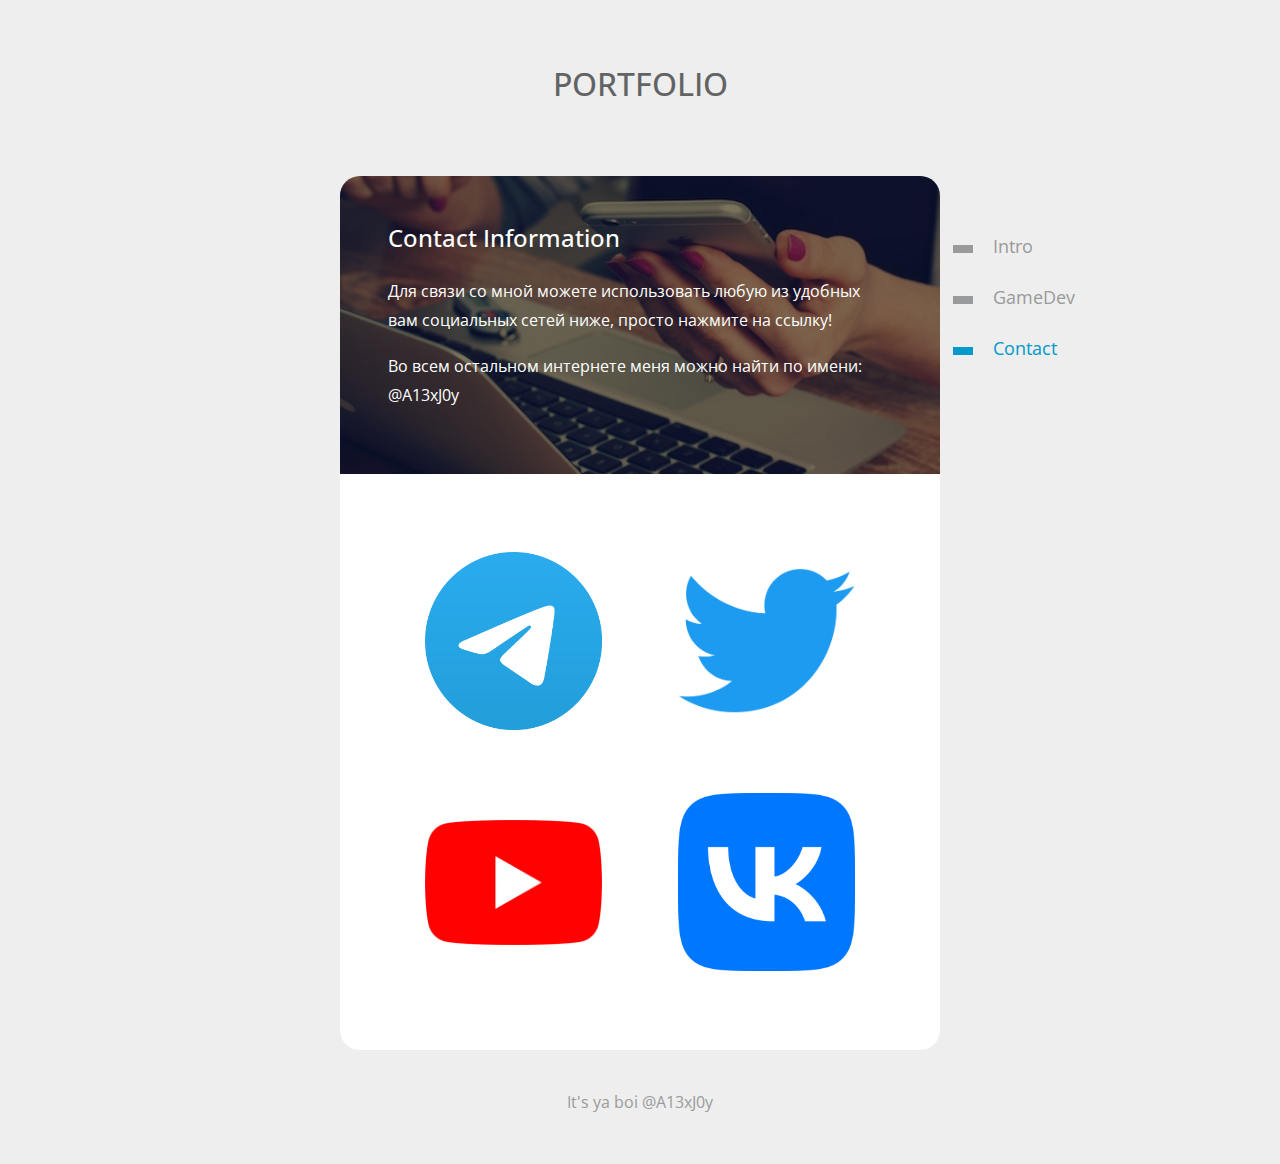
<file: contact.html>
<!DOCTYPE html>
<html lang="en">
  <head>
    <meta charset="UTF-8" />
    <meta name="viewport" content="width=device-width, initial-scale=1.0" />
    <meta http-equiv="X-UA-Compatible" content="ie=edge" />
    <title>A13xJ0y</title>

    <link
      rel="stylesheet"
      href="https://fonts.googleapis.com/css?family=Open+Sans:400,600"
    />
    <link rel="stylesheet" href="css/bootstrap.min.css" />
    <link rel="stylesheet" href="css/templatemo-style.css" />
  </head>

  <body>
    <div class="tm-page-container mx-auto">
      <header class="tm-header text-center">
        <h1 class="tm-title text-uppercase">portfolio</h1>
      </header>

      <section class="tm-section">
        <nav class="tm-nav">
          <ul>
            <li>
              <a href="index.html"><span class="tm-nav-deco"></span>Intro</a>
            </li>
            <li>
              <a href="gallery.html"
                ><span class="tm-nav-deco"></span>GameDev</a
              >
            </li>
            <li class="active">
              <a href="contact.html"
                ><span class="tm-nav-deco"></span>Contact</a
              >
            </li>
          </ul>
        </nav>
        <div class="tm-content-container">
          <div class="mb-0 tm-img-overlay-wrap">
            <div class="tm-img-overlay"></div>
            <div class="tm-img-overlay-text text-white p-5">
              <h4 class="mb-4">Contact Information</h4>
              <p class="tm-small">
                Для связи со мной можете использовать любую из удобных вам
                социальных сетей ниже, просто нажмите на ссылку!
              </p>
              <p class="tm-small">
                Во всем остальном интернете меня можно найти по имени: @A13xJ0y
              </p>
            </div>
          </div>
          <div class="tm-content">
            <div class="image-grid">
              <a href="https://t.me/A13xJ0y" target="_blank">
                <img src="img/social/tg.webp" alt="image" />
              </a>
              <a href="https://twitter.com/a13xj0y" target="_blank">
                <img src="img/social/tw.webp" alt="image" />
              </a>
              <a href="https://www.youtube.com/@A13xJ0y" target="_blank">
                <img src="img/social/yt.webp" alt="image" />
              </a>
              <a href="https://vk.com/a13xj0y" target="_blank">
                <img src="img/social/vk.webp" alt="image"
              /></a>
            </div>
          </div>
        </div>
      </section>

      <footer>
        <span>It's ya boi @A13xJ0y </span>
      </footer>
    </div>
  </body>
</html>
</file>
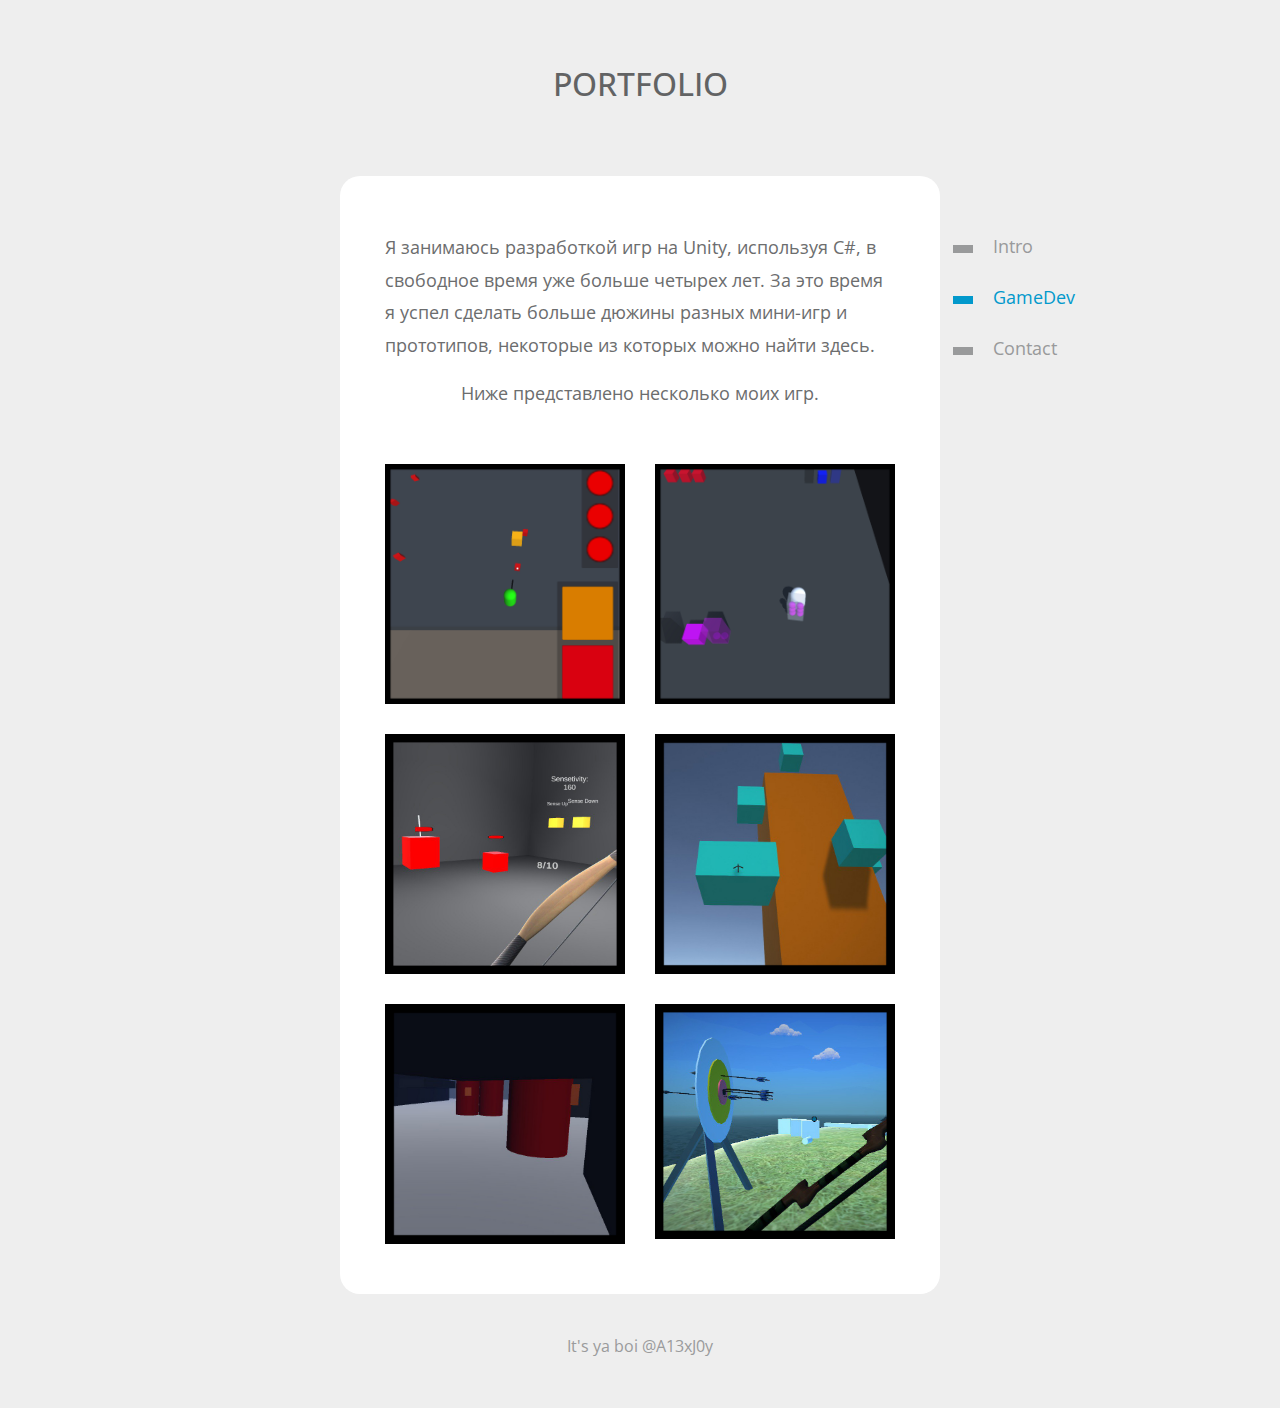
<file: gallery.html>
<!DOCTYPE html>
<html lang="en">
  <head>
    <meta charset="UTF-8" />
    <meta name="viewport" content="width=device-width, initial-scale=1.0" />
    <meta http-equiv="X-UA-Compatible" content="ie=edge" />
    <title>A13xJ0y</title>

    <link
      rel="stylesheet"
      href="https://fonts.googleapis.com/css?family=Open+Sans:400,600"
    />
    <link rel="stylesheet" href="css/bootstrap.min.css" />
    <!-- Magnific Popup core CSS file -->
    <link rel="stylesheet" href="css/magnific-popup.css" />
    <link rel="stylesheet" href="css/templatemo-style.css" />
    <!--
Verticard Template
https://templatemo.com/tm-533-verticard

Template re-distribution is NOT allowed on any kind of download website. Thank you.

-->
  </head>

  <body>
    <div class="tm-page-container mx-auto">
      <header class="tm-header text-center">
        <h1 class="tm-title text-uppercase">portfolio</h1>
      </header>

      <div class="tm-section">
        <nav class="tm-nav">
          <ul>
            <li>
              <a href="index.html"><span class="tm-nav-deco"></span>Intro</a>
            </li>
            <li class="active">
              <a href="gallery.html"
                ><span class="tm-nav-deco"></span>GameDev</a
              >
            </li>
            <li>
              <a href="contact.html"
                ><span class="tm-nav-deco"></span>Contact</a
              >
            </li>
          </ul>
        </nav>
        <div class="tm-content-container">
          <div class="tm-content tm-content-2">
            <p>
              Я занимаюсь разработкой игр на Unity, используя C#, в свободное
              время уже больше четырех лет. За это время я успел сделать больше
              дюжины разных мини-игр и прототипов, некоторые из которых можно
              найти здесь.
            </p>
            <p style="text-align: center">
              Ниже представлено несколько моих игр.
            </p>

            <div class="container-fluid">
              <div class="row tm-gallery" id="tmGallery">
                <div class="col-sm-6 tm-gallery-item">
                  <figure class="effect-bubba">
                    <img
                      src="img/gallery/hns_thumbnail.jpg"
                      alt="Gallery item"
                      class="img-fluid"
                    />
                    <figcaption>
                      <h2>First <span>Project</span></h2>
                      <p>Hack'n'Slash</p>
                      <a href="game_hacknslash.html">View more</a>
                    </figcaption>
                  </figure>
                </div>
                <div class="col-sm-6 tm-gallery-item">
                  <figure class="effect-bubba">
                    <img
                      src="img/gallery/moon_thumbnail.jpg"
                      alt="Gallery item"
                      class="img-fluid"
                    />
                    <figcaption>
                      <h2>Second <span>Project</span></h2>
                      <p>Moon Pioneer</p>
                      <a href="game_moon.html">View more</a>
                    </figcaption>
                  </figure>
                </div>
                <div class="col-sm-6 tm-gallery-item">
                  <figure class="effect-bubba">
                    <img
                      src="img/gallery/bow_thumbnail.jpg"
                      alt="Gallery item"
                      class="img-fluid"
                    />
                    <figcaption>
                      <h2>Third <span>Project</span></h2>
                      <p>Bow</p>
                      <a href="game_bow.html">View more</a>
                    </figcaption>
                  </figure>
                </div>
                <div class="col-sm-6 tm-gallery-item">
                  <figure class="effect-bubba">
                    <img
                      src="img/gallery/hook_thumbnail.jpg"
                      alt="Gallery item"
                      class="img-fluid"
                    />
                    <figcaption>
                      <h2>Fourth <span>Project</span></h2>
                      <p>Hook</p>
                      <a href="game_hook.html">View more</a>
                    </figcaption>
                  </figure>
                </div>
                <div class="col-sm-6 tm-gallery-item">
                  <figure class="effect-bubba">
                    <img
                      src="img/gallery/thief_thumbnail.jpg"
                      alt="Gallery item"
                      class="img-fluid"
                    />
                    <figcaption>
                      <h2>Fifth <span>Project</span></h2>
                      <p>Thief</p>
                      <a href="game_thief.html">View more</a>
                    </figcaption>
                  </figure>
                </div>
                <div class="col-sm-6 tm-gallery-item">
                  <figure class="effect-bubba">
                    <img
                      src="img/gallery/island_thumbnail.jpg"
                      alt="Gallery item"
                      class="img-fluid"
                    />
                    <figcaption>
                      <h2>Sixth <span>Project</span></h2>
                      <p>Island</p>
                      <a href="game_island.html">View more</a>
                    </figcaption>
                  </figure>
                </div>
              </div>
            </div>
          </div>
        </div>
      </div>

      <footer>
        <span>It's ya boi @A13xJ0y </span>
      </footer>
    </div>
  </body>
</html>
</file>
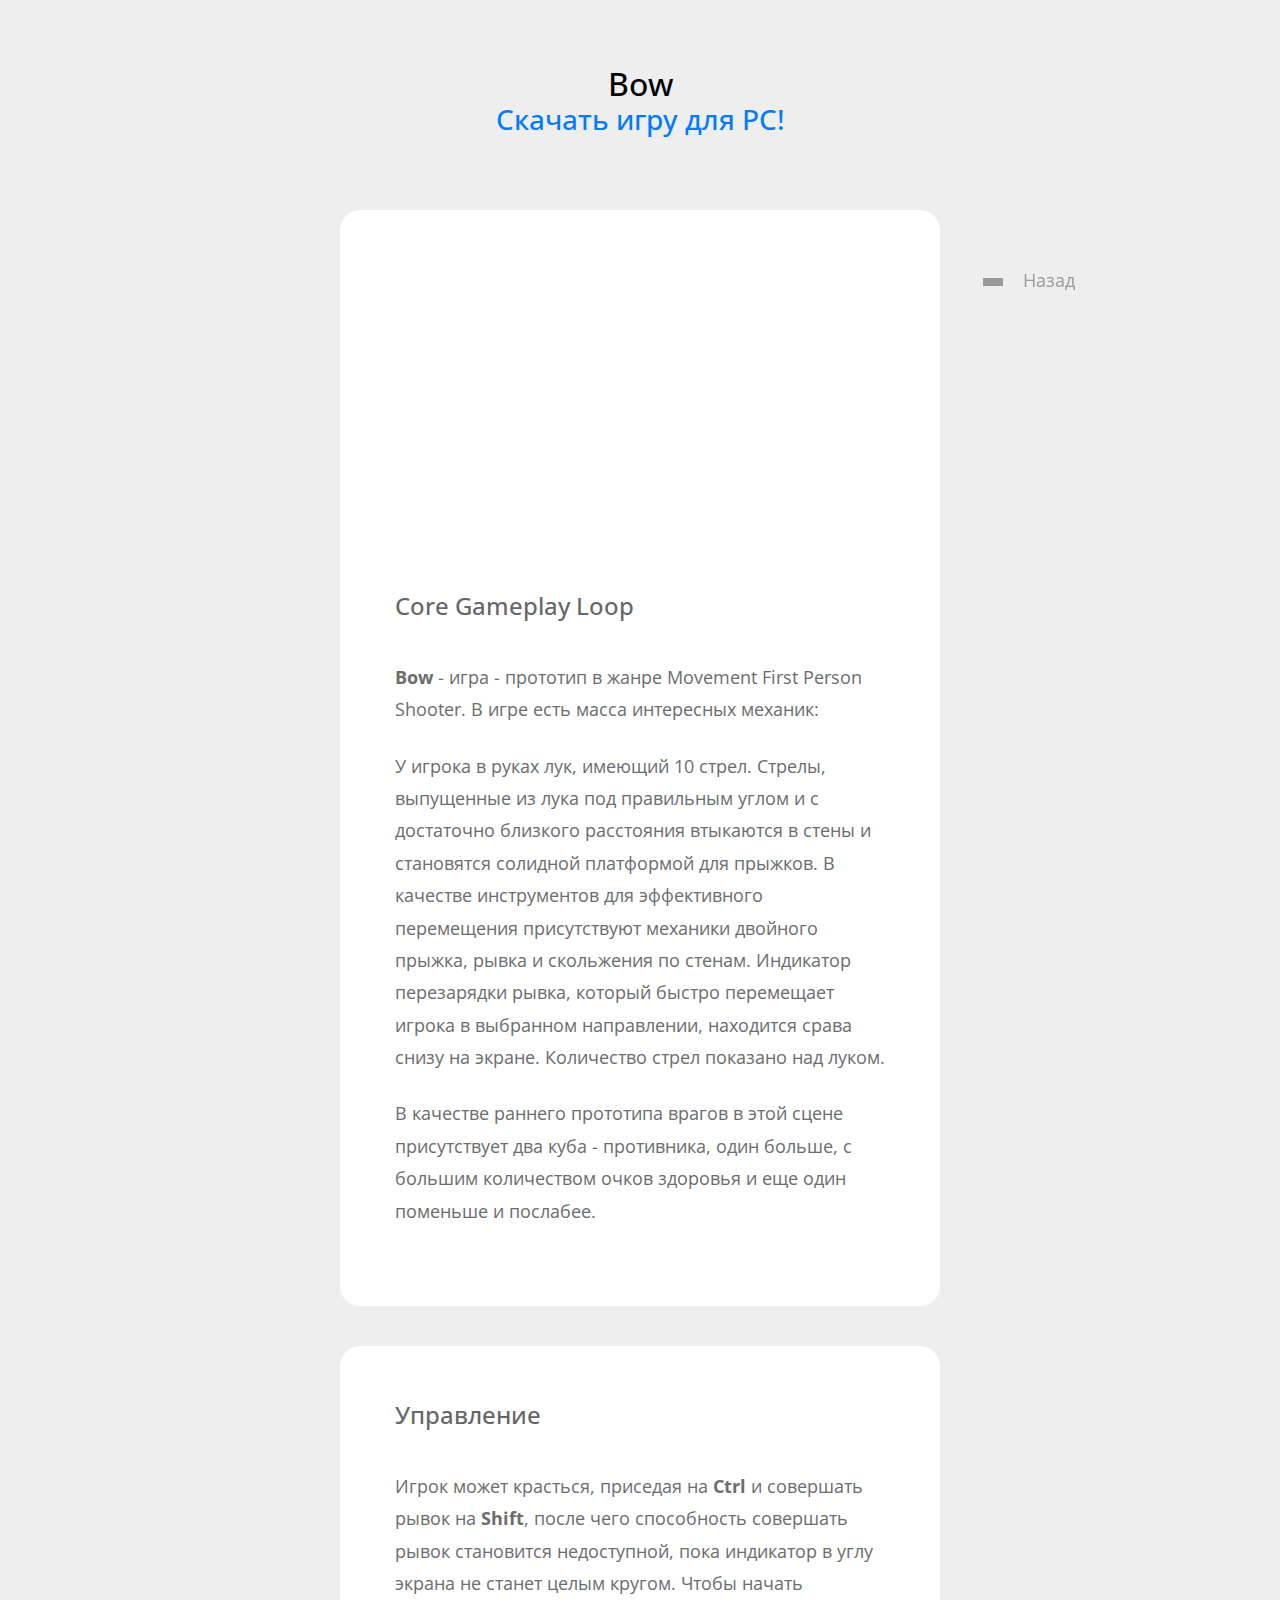
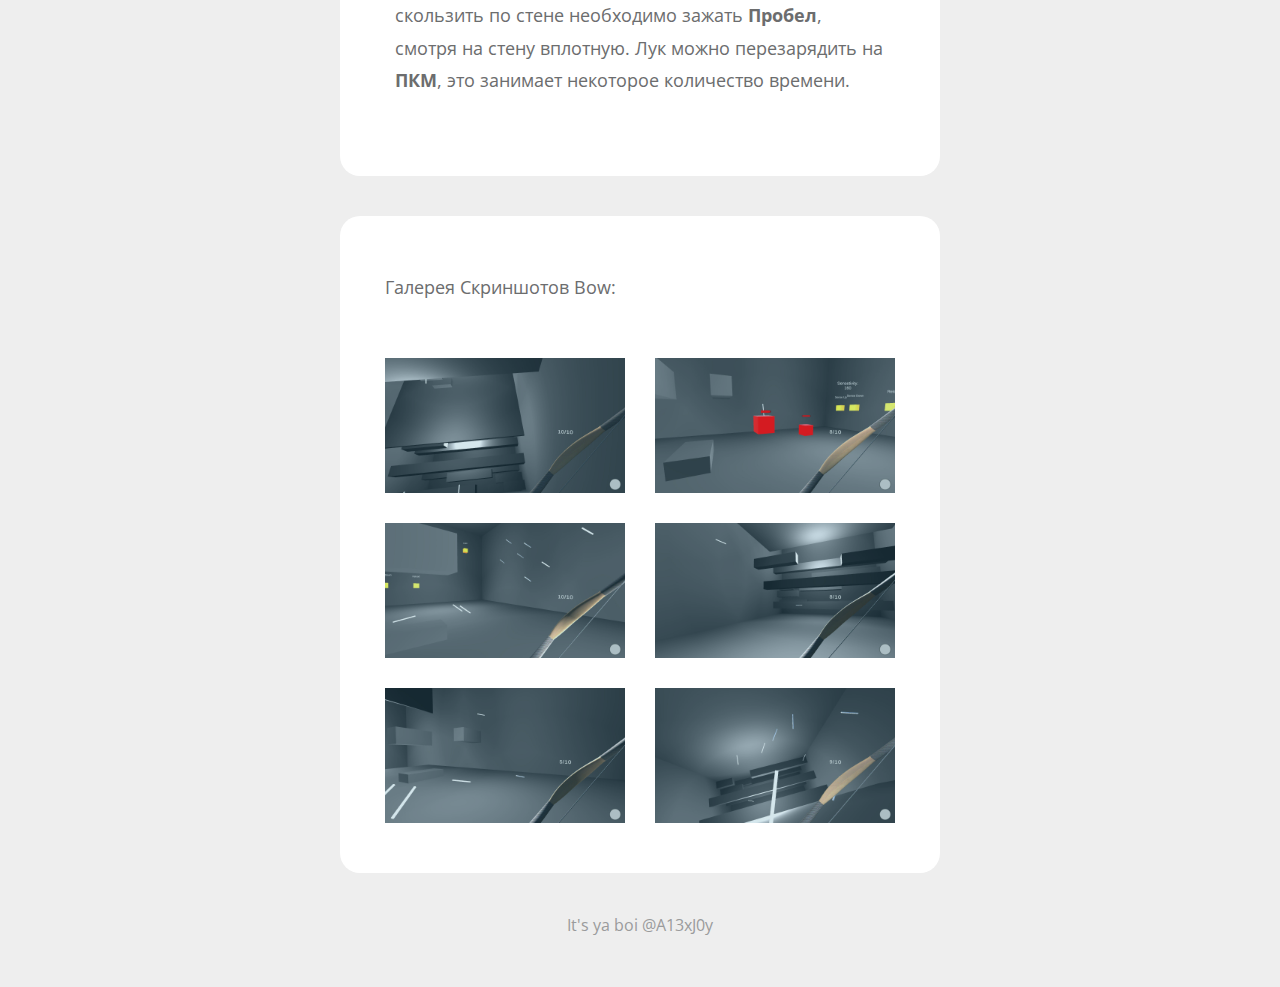
<file: game_bow.html>
<!DOCTYPE html>
<html lang="en">
  <head>
    <meta charset="UTF-8" />
    <meta name="viewport" content="width=device-width, initial-scale=1.0" />
    <meta http-equiv="X-UA-Compatible" content="ie=edge" />
    <title>A13xJ0y</title>

    <link
      rel="stylesheet"
      href="https://fonts.googleapis.com/css?family=Open+Sans:400,600"
    />
    <link rel="stylesheet" href="css/bootstrap.min.css" />
    <link rel="stylesheet" href="css/templatemo-style.css" />
    <!-- Magnific Popup core CSS file -->
    <link rel="stylesheet" href="css/magnific-popup.css" />
  </head>

  <body>
    <!-- Header -->
    <div class="tm-page-container mx-auto">
      <header class="tm-header text-center">
        <h1 class="game-title">Bow</h1>
        <h3>
          <a href="builds/bow.rar" download>Скачать игру для PC!</a>
        </h3>
      </header>

      <!-- First Gameplay video Section -->
      <section class="tm-section">
        <!-- Navigation Bar -->
        <nav class="tm-nav">
          <ul>
            <li>
              <a href="gallery.html"><span class="tm-nav-deco"></span>Назад</a>
            </li>
          </ul>
        </nav>

        <div class="tm-content-container">
          <figure class="mb-0">
            <iframe
              width="100%"
              height="320px"
              src="https://www.youtube.com/embed/9OAw1MNepO0?controls=0&mute=1&autoplay=1&playlist=9OAw1MNepO0&loop=1"
              title="YouTube video player"
              frameborder="0"
              allow="clipboard-write; encrypted-media; fullscreen"
            ></iframe>
          </figure>
          <div class="tm-content">
            <h2 class="tm-page-title">Core Gameplay Loop</h2>
            <p class="mb-4">
              <strong>Bow</strong> - игра - прототип в жанре Movement First
              Person Shooter. В игре есть масса интересных механик:
            </p>
            <p class="mb-4">
              У игрока в руках лук, имеющий 10 стрел. Стрелы, выпущенные из лука
              под правильным углом и с достаточно близкого расстояния втыкаются
              в стены и становятся солидной платформой для прыжков. В качестве
              инструментов для эффективного перемещения присутствуют механики
              двойного прыжка, рывка и скольжения по стенам. Индикатор
              перезарядки рывка, который быстро перемещает игрока в выбранном
              направлении, находится срава снизу на экране. Количество стрел
              показано над луком.
            </p>

            <p class="mb-4">
              В качестве раннего прототипа врагов в этой сцене присутствует два
              куба - противника, один больше, с большим количеством очков
              здоровья и еще один поменьше и послабее.
            </p>
          </div>
        </div>
      </section>

      <section class="tm-section">
        <div class="tm-content-container">
          <div class="tm-content">
            <h2 class="tm-page-title">Управление</h2>
            <p class="mb-4">
              Игрок может красться, приседая на <strong> Ctrl </strong>и
              совершать рывок на <strong> Shift</strong>, после чего способность
              совершать рывок становится недоступной, пока индикатор в углу
              экрана не станет целым кругом. Чтобы начать скользить по стене
              необходимо зажать <strong> Пробел</strong>, смотря на стену
              вплотную. Лук можно перезарядить на <strong> ПКМ</strong>, это
              занимает некоторое количество времени.
            </p>
          </div>
        </div>
      </section>

      <!-- Screenshot section -->
      <div class="tm-section">
        <div class="tm-content-container">
          <div class="tm-content tm-content-2">
            <p>Галерея Скриншотов Bow:</p>

            <div class="container-fluid">
              <div class="row tm-gallery" id="tmGallery">
                <div class="col-sm-6 tm-gallery-item">
                  <figure>
                    <img
                      src="img/bow/screenshot_1.jpg"
                      alt="Gallery item"
                      class="img-fluid"
                    />
                    <figcaption>
                      <a
                        href="img/bow/screenshot_1.jpg"
                        title="Вид со стены на полигон для лазанья."
                      ></a>
                    </figcaption>
                  </figure>
                </div>
                <div class="col-sm-6 tm-gallery-item">
                  <figure>
                    <img
                      src="img/bow/screenshot_2.jpg"
                      alt="Gallery item"
                      class="img-fluid"
                    />
                    <figcaption>
                      <a
                        href="img/bow/screenshot_2.jpg"
                        title="Противник со стрелой в нем."
                      ></a>
                    </figcaption>
                  </figure>
                </div>
                <div class="col-sm-6 tm-gallery-item">
                  <figure>
                    <img
                      src="img/bow/screenshot_3.jpg"
                      alt="Gallery item"
                      class="img-fluid"
                    />
                    <figcaption>
                      <a
                        href="img/bow/screenshot_3.jpg"
                        title="Стрелы, торчащие из стен."
                      ></a>
                    </figcaption>
                  </figure>
                </div>
                <div class="col-sm-6 tm-gallery-item">
                  <figure>
                    <img
                      src="img/bow/screenshot_4.jpg"
                      alt="Gallery item"
                      class="img-fluid"
                    />
                    <figcaption>
                      <a
                        href="img/bow/screenshot_4.jpg"
                        title="Полигон для лазанья снизу."
                      ></a>
                    </figcaption>
                  </figure>
                </div>
                <div class="col-sm-6 tm-gallery-item">
                  <figure>
                    <img
                      src="img/bow/screenshot_5.jpg"
                      alt="Gallery item"
                      class="img-fluid"
                    />
                    <figcaption>
                      <a
                        href="img/bow/screenshot_5.jpg"
                        title="Израсходована ровно половина стрел."
                      ></a>
                    </figcaption>
                  </figure>
                </div>
                <div class="col-sm-6 tm-gallery-item">
                  <figure>
                    <img
                      src="img/bow/screenshot_6.jpg"
                      alt="Gallery item"
                      class="img-fluid"
                    />
                    <figcaption>
                      <a
                        href="img/bow/screenshot_6.jpg"
                        title="Лестница из стрел."
                      ></a>
                    </figcaption>
                  </figure>
                </div>
              </div>
            </div>
          </div>
        </div>
      </div>
    </div>

    <footer>
      <span>It's ya boi @A13xJ0y </span>
    </footer>

    <script src="js/jquery-3.4.1.min.js"></script>
    <script src="js/jquery.magnific-popup.min.js"></script>
    <script>
      $(document).ready(function () {
        // Magnific Pop up
        // https://dimsemenov.com/plugins/magnific-popup/
        $(".tm-gallery").magnificPopup({
          delegate: "a", // child items selector, by clicking on it popup will open
          type: "image",
          gallery: {
            enabled: true,
          },
        });
      });
    </script>
  </body>
</html>
</file>
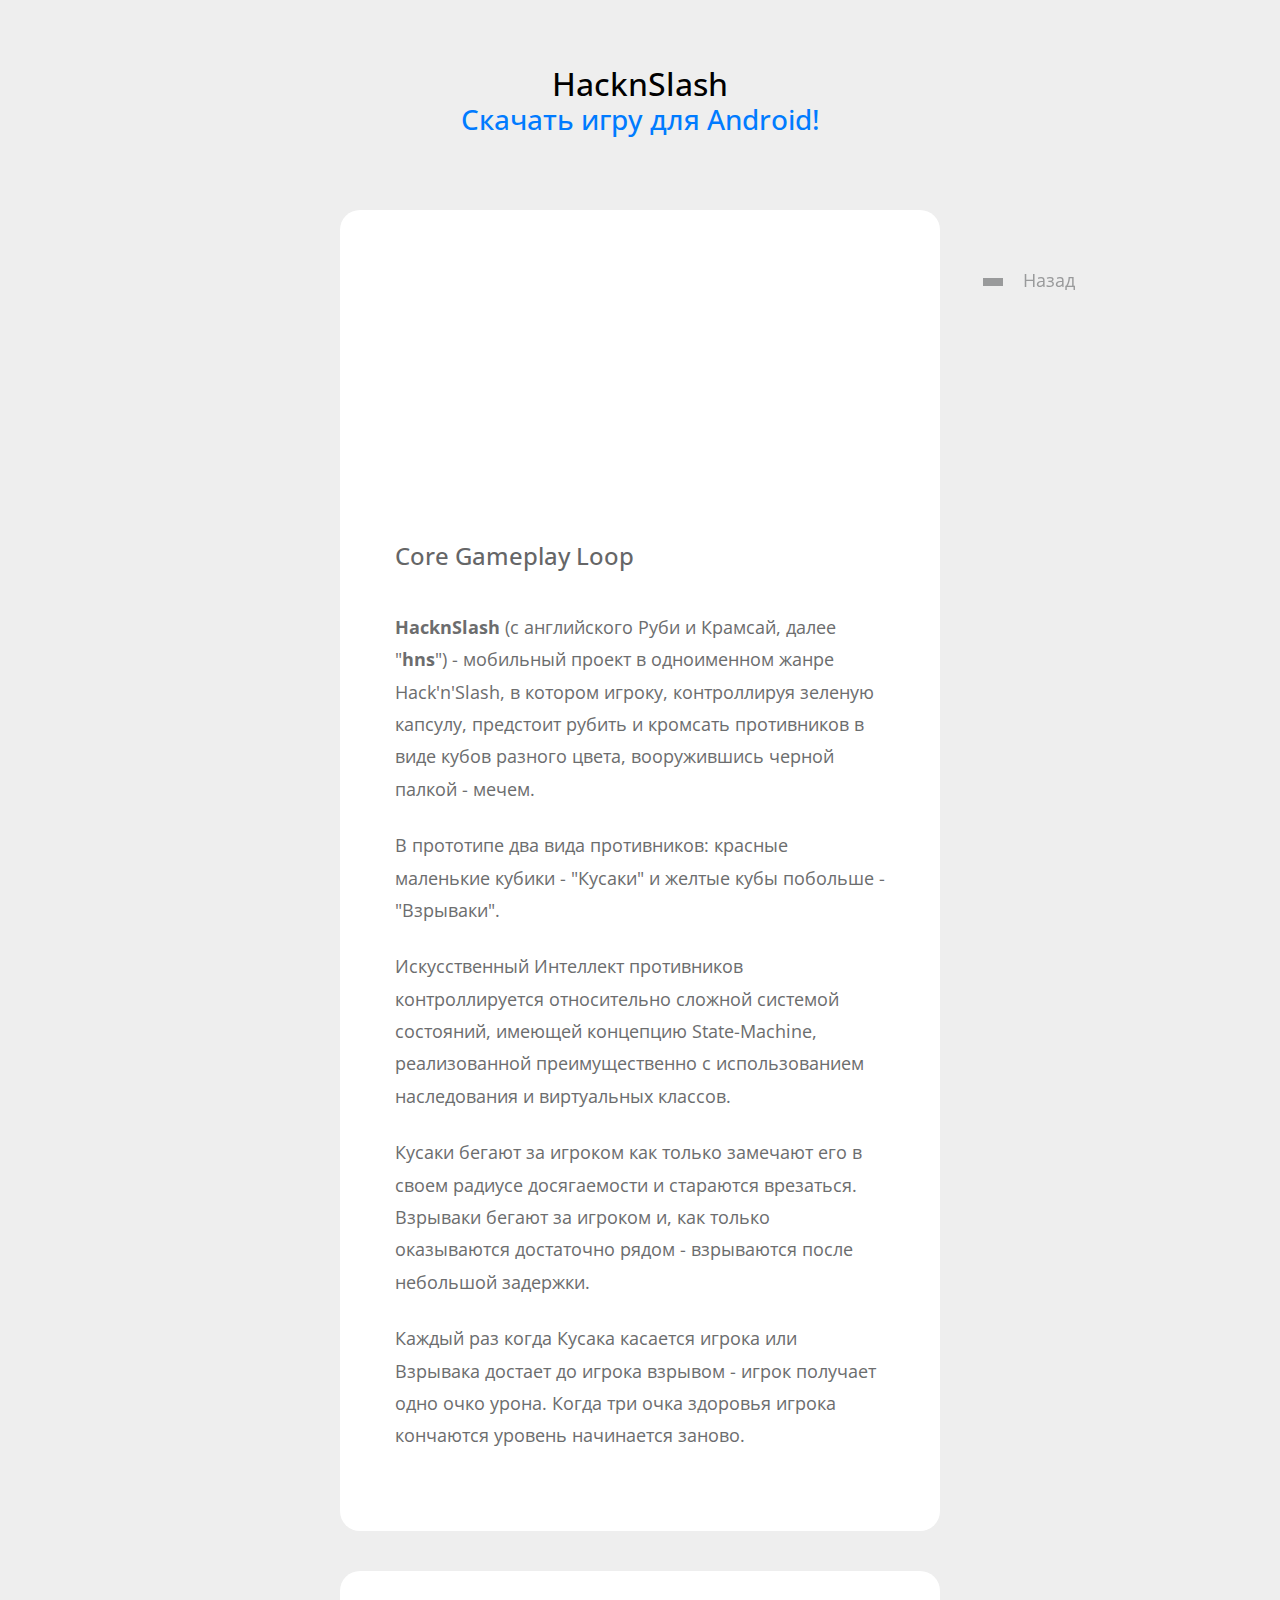
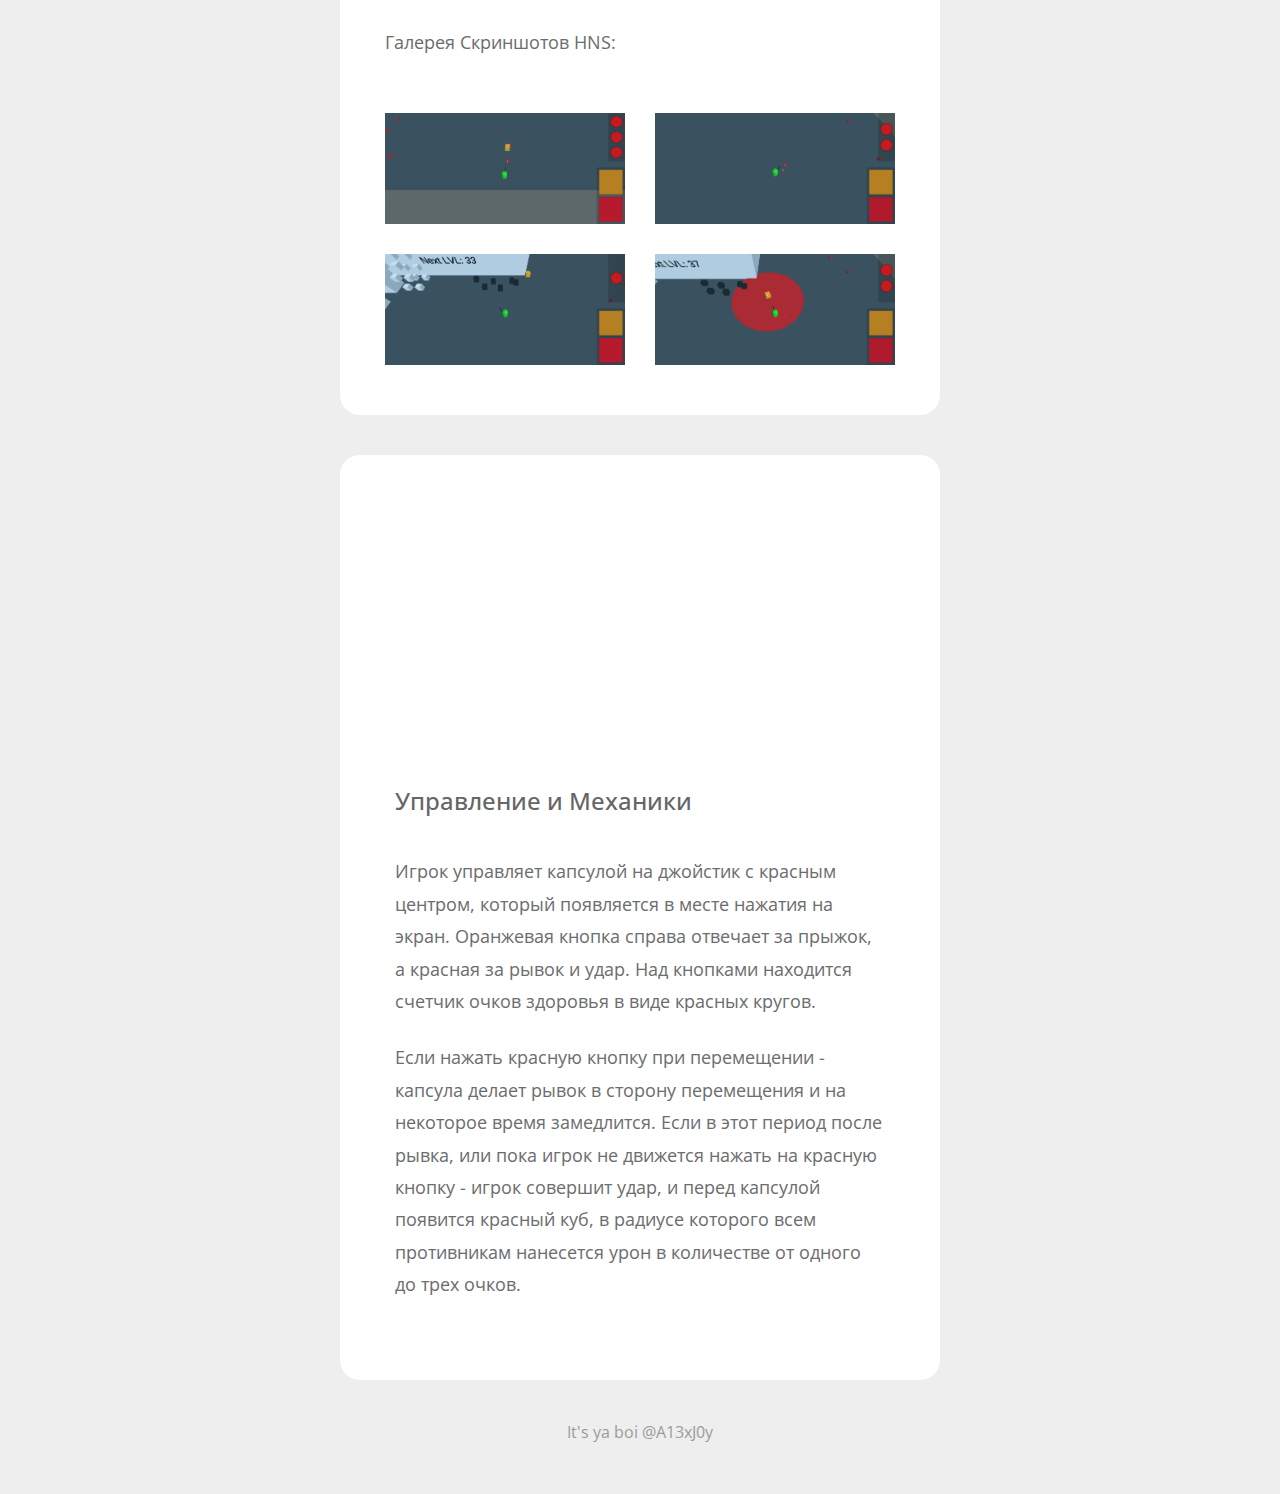
<file: game_hacknslash.html>
<!DOCTYPE html>
<html lang="en">
  <head>
    <meta charset="UTF-8" />
    <meta name="viewport" content="width=device-width, initial-scale=1.0" />
    <meta http-equiv="X-UA-Compatible" content="ie=edge" />
    <title>A13xJ0y</title>

    <link
      rel="stylesheet"
      href="https://fonts.googleapis.com/css?family=Open+Sans:400,600"
    />
    <link rel="stylesheet" href="css/bootstrap.min.css" />
    <link rel="stylesheet" href="css/templatemo-style.css" />
    <!-- Magnific Popup core CSS file -->
    <link rel="stylesheet" href="css/magnific-popup.css" />
  </head>

  <body>
    <!-- Header -->
    <div class="tm-page-container mx-auto">
      <header class="tm-header text-center">
        <h1 class="game-title">HacknSlash</h1>
        <h3>
          <a href="builds/hns.apk" download>Скачать игру для Android!</a>
        </h3>
      </header>

      <!-- First Gameplay video Section -->
      <section class="tm-section">
        <!-- Navigation Bar -->
        <nav class="tm-nav">
          <ul>
            <li>
              <a href="gallery.html"><span class="tm-nav-deco"></span>Назад</a>
            </li>
          </ul>
        </nav>

        <div class="tm-content-container">
          <figure class="mb-0">
            <iframe
              width="100%"
              height="270px"
              src="https://www.youtube.com/embed/5vmW1HLLi_Y?controls=0&mute=1&autoplay=1&playlist=5vmW1HLLi_Y&loop=1"
              title="YouTube video player"
              frameborder="0"
              allow="clipboard-write; encrypted-media; fullscreen"
            ></iframe>
          </figure>
          <div class="tm-content">
            <h2 class="tm-page-title">Core Gameplay Loop</h2>
            <p class="mb-4">
              <strong> HacknSlash</strong> (с английского Руби и Крамсай, далее
              "<strong>hns</strong>") - мобильный проект в одноименном жанре
              Hack'n'Slash, в котором игроку, контроллируя зеленую капсулу,
              предстоит рубить и кромсать противников в виде кубов разного
              цвета, вооружившись черной палкой - мечем.
            </p>
            <p class="mb-4">
              В прототипе два вида противников: красные маленькие кубики -
              "Кусаки" и желтые кубы побольше - "Взрываки".
            </p>
            <p class="mb-4">
              Искусственный Интеллект противников контроллируется относительно
              сложной системой состояний, имеющей концепцию State-Machine,
              реализованной преимущественно с использованием наследования и
              виртуальных классов.
            </p>
            <p class="mb-4">
              Кусаки бегают за игроком как только замечают его в своем радиусе
              досягаемости и стараются врезаться. Взрываки бегают за игроком и,
              как только оказываются достаточно рядом - взрываются после
              небольшой задержки.
            </p>

            <p class="mb-4">
              Каждый раз когда Кусака касается игрока или Взрывака достает до
              игрока взрывом - игрок получает одно очко урона. Когда три очка
              здоровья игрока кончаются уровень начинается заново.
            </p>
          </div>
        </div>
      </section>

      <!-- Screenshot section -->
      <div class="tm-section">
        <div class="tm-content-container">
          <div class="tm-content tm-content-2">
            <p>Галерея Скриншотов HNS:</p>

            <div class="container-fluid">
              <div class="row tm-gallery" id="tmGallery">
                <div class="col-sm-6 tm-gallery-item">
                  <figure>
                    <img
                      src="img/hns/screenshot_1.jpg"
                      alt="Gallery item"
                      class="img-fluid"
                    />
                    <figcaption>
                      <a
                        href="img/hns/screenshot_1.jpg"
                        title="Два кусаки и Взрывака в погоне за игроком."
                      ></a>
                    </figcaption>
                  </figure>
                </div>
                <div class="col-sm-6 tm-gallery-item">
                  <figure>
                    <img
                      src="img/hns/screenshot_2.jpg"
                      alt="Gallery item"
                      class="img-fluid"
                    />
                    <figcaption>
                      <a
                        href="img/hns/screenshot_2.jpg"
                        title="Отразивший одного Кусаку игрок готовится разобраться со вторым."
                      ></a>
                    </figcaption>
                  </figure>
                </div>
                <div class="col-sm-6 tm-gallery-item">
                  <figure>
                    <img
                      src="img/hns/screenshot_3.jpg"
                      alt="Gallery item"
                      class="img-fluid"
                    />
                    <figcaption>
                      <a
                        href="img/hns/screenshot_3.jpg"
                        title="Количество врагов, которых необходимо победить чтобы перейти на следующий уровень."
                      ></a>
                    </figcaption>
                  </figure>
                </div>
                <div class="col-sm-6 tm-gallery-item">
                  <figure>
                    <img
                      src="img/hns/screenshot_4.jpg"
                      alt="Gallery item"
                      class="img-fluid"
                    />
                    <figcaption>
                      <a
                        href="img/hns/screenshot_4.jpg"
                        title="Взрывака прямо перед взрывом."
                      ></a>
                    </figcaption>
                  </figure>
                </div>
              </div>
            </div>
          </div>
        </div>
      </div>

      <!-- Gameplay video Section -->
      <section class="tm-section">
        <div class="tm-content-container">
          <figure class="mb-0">
            <iframe
              width="100%"
              height="270px"
              src="https://www.youtube.com/embed/A5NIYU-eKjU?controls=0&mute=1&autoplay=1&playlist=A5NIYU-eKjU&loop=1"
              title="YouTube video player"
              frameborder="0"
              allow="clipboard-write; encrypted-media; fullscreen"
            ></iframe>
          </figure>
          <div class="tm-content">
            <h2 class="tm-page-title">Управление и Механики</h2>
            <p class="mb-4">
              Игрок управляет капсулой на джойстик с красным центром, который
              появляется в месте нажатия на экран. Оранжевая кнопка справа
              отвечает за прыжок, а красная за рывок и удар. Над кнопками
              находится счетчик очков здоровья в виде красных кругов.
            </p>

            <p class="mb-4">
              Если нажать красную кнопку при перемещении - капсула делает рывок
              в сторону перемещения и на некоторое время замедлится. Если в этот
              период после рывка, или пока игрок не движется нажать на красную
              кнопку - игрок совершит удар, и перед капсулой появится красный
              куб, в радиусе которого всем противникам нанесется урон в
              количестве от одного до трех очков.
            </p>
          </div>
        </div>
      </section>
    </div>

    <footer>
      <span>It's ya boi @A13xJ0y </span>
    </footer>

    <script src="js/jquery-3.4.1.min.js"></script>
    <script src="js/jquery.magnific-popup.min.js"></script>
    <script>
      $(document).ready(function () {
        // Magnific Pop up
        // https://dimsemenov.com/plugins/magnific-popup/
        $(".tm-gallery").magnificPopup({
          delegate: "a", // child items selector, by clicking on it popup will open
          type: "image",
          gallery: {
            enabled: true,
          },
        });
      });
    </script>
  </body>
</html>
</file>
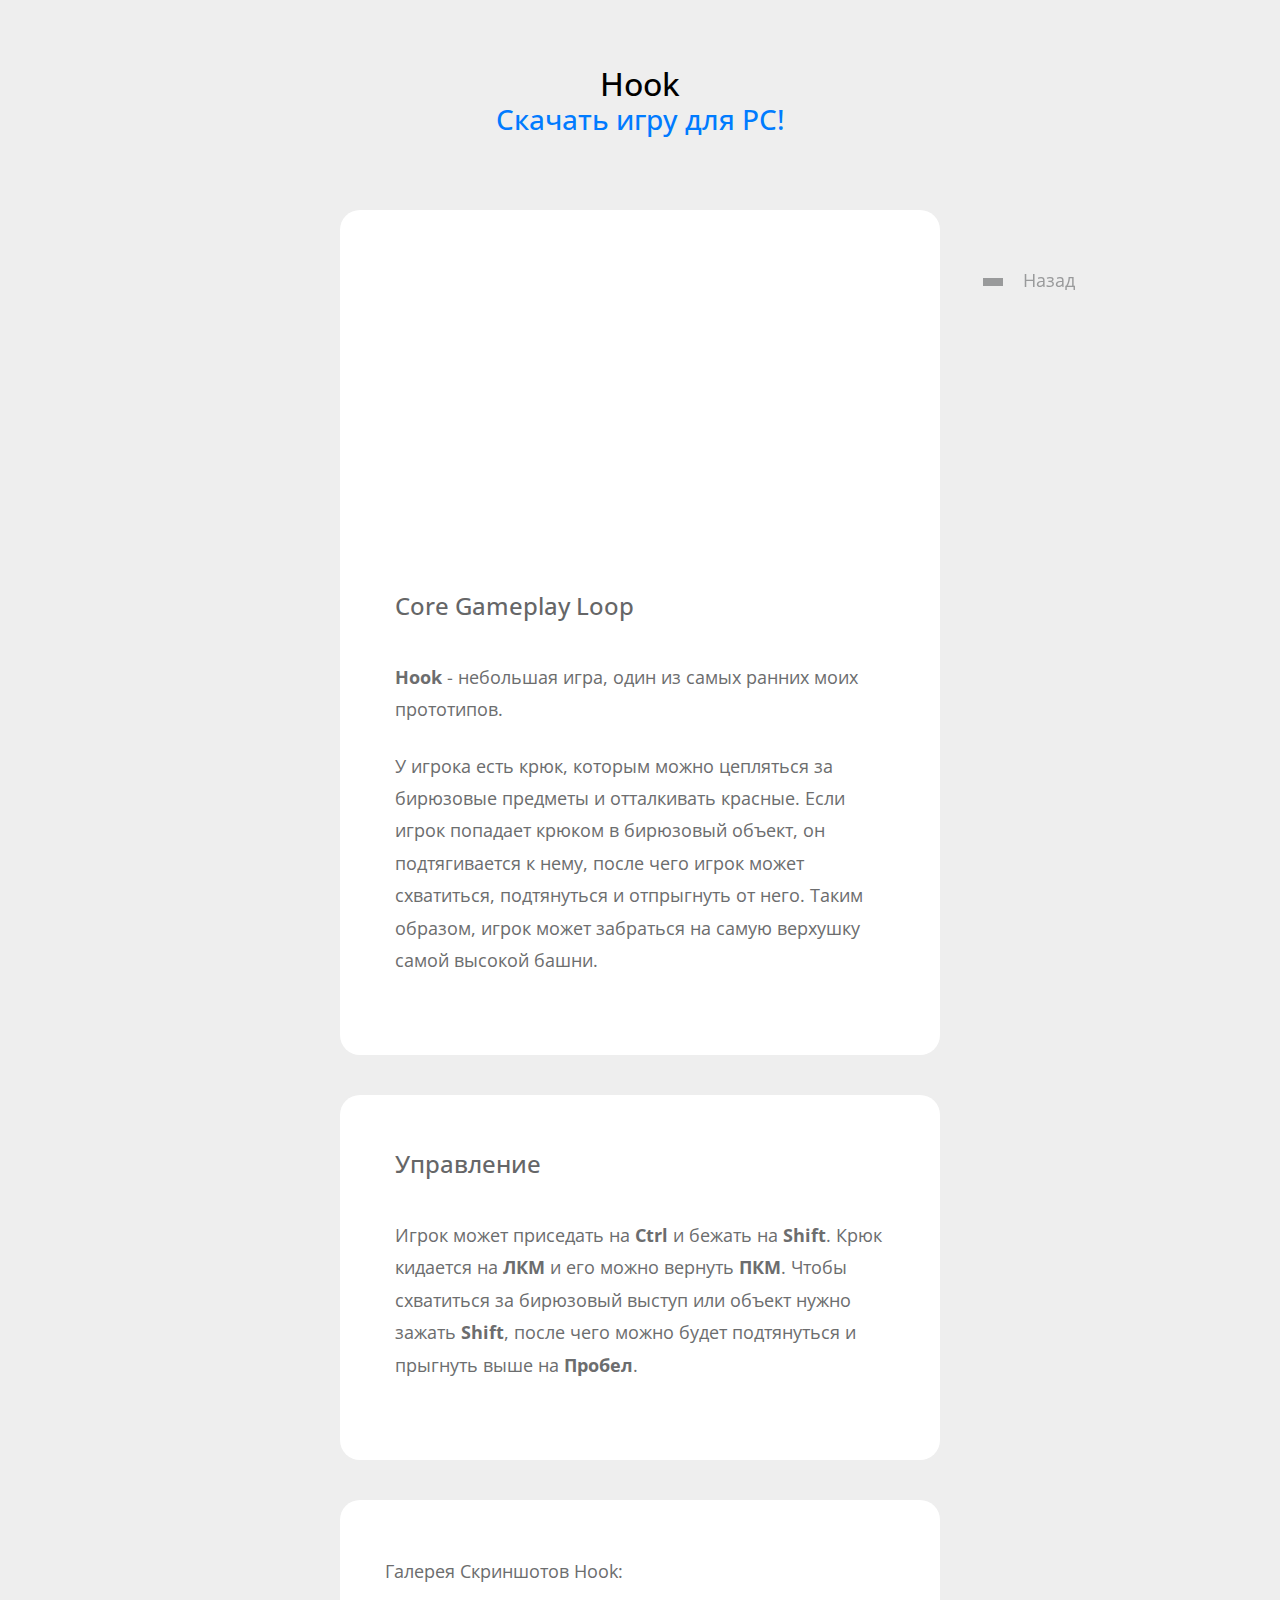
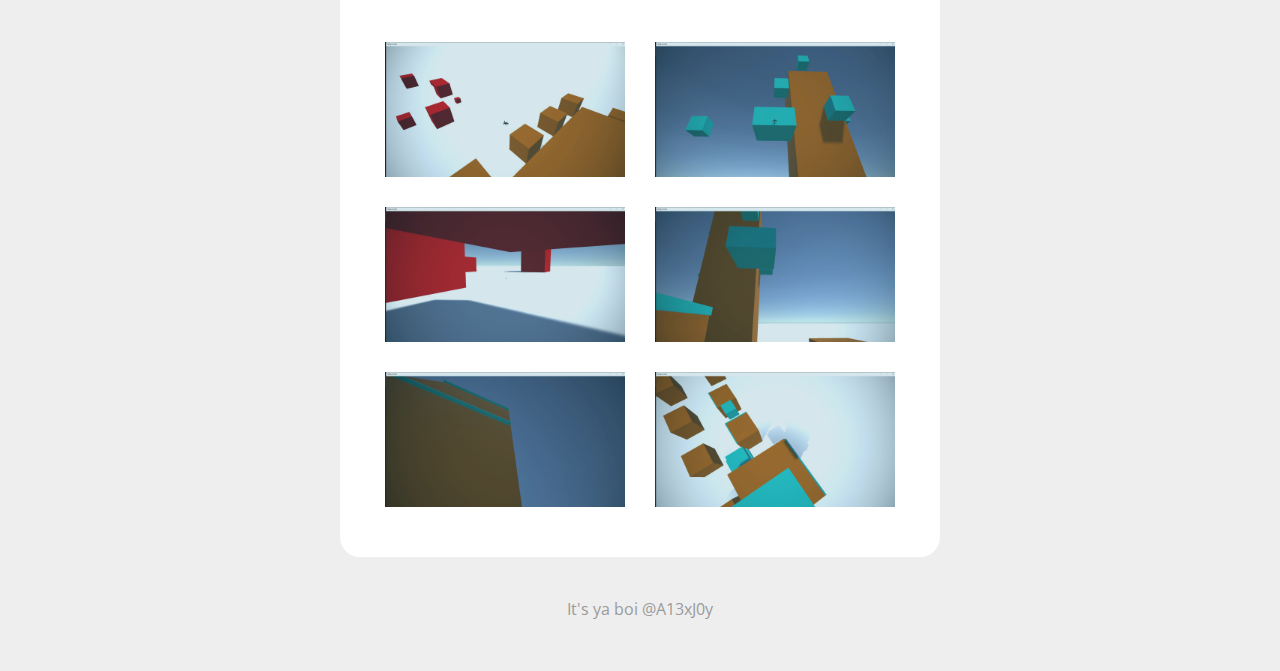
<file: game_hook.html>
<!DOCTYPE html>
<html lang="en">
  <head>
    <meta charset="UTF-8" />
    <meta name="viewport" content="width=device-width, initial-scale=1.0" />
    <meta http-equiv="X-UA-Compatible" content="ie=edge" />
    <title>A13xJ0y</title>

    <link
      rel="stylesheet"
      href="https://fonts.googleapis.com/css?family=Open+Sans:400,600"
    />
    <link rel="stylesheet" href="css/bootstrap.min.css" />
    <link rel="stylesheet" href="css/templatemo-style.css" />
    <!-- Magnific Popup core CSS file -->
    <link rel="stylesheet" href="css/magnific-popup.css" />
  </head>

  <body>
    <!-- Header -->
    <div class="tm-page-container mx-auto">
      <header class="tm-header text-center">
        <h1 class="game-title">Hook</h1>
        <h3>
          <a href="builds/hook.rar" download>Скачать игру для PC!</a>
        </h3>
      </header>

      <!-- First Gameplay video Section -->
      <section class="tm-section">
        <!-- Navigation Bar -->
        <nav class="tm-nav">
          <ul>
            <li>
              <a href="gallery.html"><span class="tm-nav-deco"></span>Назад</a>
            </li>
          </ul>
        </nav>

        <div class="tm-content-container">
          <figure class="mb-0">
            <iframe
              width="100%"
              height="320px"
              src="https://www.youtube.com/embed/R90AHxpphv0?controls=0&mute=1&autoplay=1&playlist=R90AHxpphv0&loop=1"
              title="YouTube video player"
              frameborder="0"
              allow="clipboard-write; encrypted-media; fullscreen"
            ></iframe>
          </figure>
          <div class="tm-content">
            <h2 class="tm-page-title">Core Gameplay Loop</h2>
            <p class="mb-4">
              <strong>Hook</strong> - небольшая игра, один из самых ранних моих
              прототипов.
            </p>
            <p class="mb-4">
              У игрока есть крюк, которым можно цепляться за бирюзовые предметы
              и отталкивать красные. Если игрок попадает крюком в бирюзовый
              объект, он подтягивается к нему, после чего игрок может
              схватиться, подтянуться и отпрыгнуть от него. Таким образом, игрок
              может забраться на самую верхушку самой высокой башни.
            </p>
          </div>
        </div>
      </section>

      <section class="tm-section">
        <div class="tm-content-container">
          <div class="tm-content">
            <h2 class="tm-page-title">Управление</h2>
            <p class="mb-4">
              Игрок может приседать на <strong> Ctrl </strong>и бежать на
              <strong> Shift</strong>. Крюк кидается на <strong>ЛКМ</strong> и
              его можно вернуть <strong>ПКМ</strong>. Чтобы схватиться за
              бирюзовый выступ или объект нужно зажать <strong>Shift</strong>,
              после чего можно будет подтянуться и прыгнуть выше на
              <strong> Пробел</strong>.
            </p>
          </div>
        </div>
      </section>

      <!-- Screenshot section -->
      <div class="tm-section">
        <div class="tm-content-container">
          <div class="tm-content tm-content-2">
            <p>Галерея Скриншотов Hook:</p>

            <div class="container-fluid">
              <div class="row tm-gallery" id="tmGallery">
                <div class="col-sm-6 tm-gallery-item">
                  <figure>
                    <img
                      src="img/hook/screenshot_1.jpg"
                      alt="Gallery item"
                      class="img-fluid"
                    />
                    <figcaption>
                      <a
                        href="img/hook/screenshot_1.jpg"
                        title="Вид со стены на полигон для лазанья."
                      ></a>
                    </figcaption>
                  </figure>
                </div>
                <div class="col-sm-6 tm-gallery-item">
                  <figure>
                    <img
                      src="img/hook/screenshot_2.jpg"
                      alt="Gallery item"
                      class="img-fluid"
                    />
                    <figcaption>
                      <a
                        href="img/hook/screenshot_2.jpg"
                        title="Противник со стрелой в нем."
                      ></a>
                    </figcaption>
                  </figure>
                </div>
                <div class="col-sm-6 tm-gallery-item">
                  <figure>
                    <img
                      src="img/hook/screenshot_3.jpg"
                      alt="Gallery item"
                      class="img-fluid"
                    />
                    <figcaption>
                      <a
                        href="img/hook/screenshot_3.jpg"
                        title="Стрелы, торчащие из стен."
                      ></a>
                    </figcaption>
                  </figure>
                </div>
                <div class="col-sm-6 tm-gallery-item">
                  <figure>
                    <img
                      src="img/hook/screenshot_4.jpg"
                      alt="Gallery item"
                      class="img-fluid"
                    />
                    <figcaption>
                      <a
                        href="img/hook/screenshot_4.jpg"
                        title="Полигон для лазанья снизу."
                      ></a>
                    </figcaption>
                  </figure>
                </div>
                <div class="col-sm-6 tm-gallery-item">
                  <figure>
                    <img
                      src="img/hook/screenshot_5.jpg"
                      alt="Gallery item"
                      class="img-fluid"
                    />
                    <figcaption>
                      <a
                        href="img/hook/screenshot_5.jpg"
                        title="Израсходована ровно половина стрел."
                      ></a>
                    </figcaption>
                  </figure>
                </div>
                <div class="col-sm-6 tm-gallery-item">
                  <figure>
                    <img
                      src="img/hook/screenshot_6.jpg"
                      alt="Gallery item"
                      class="img-fluid"
                    />
                    <figcaption>
                      <a
                        href="img/hook/screenshot_6.jpg"
                        title="Лестница из стрел."
                      ></a>
                    </figcaption>
                  </figure>
                </div>
              </div>
            </div>
          </div>
        </div>
      </div>
    </div>

    <footer>
      <span>It's ya boi @A13xJ0y </span>
    </footer>

    <script src="js/jquery-3.4.1.min.js"></script>
    <script src="js/jquery.magnific-popup.min.js"></script>
    <script>
      $(document).ready(function () {
        // Magnific Pop up
        // https://dimsemenov.com/plugins/magnific-popup/
        $(".tm-gallery").magnificPopup({
          delegate: "a", // child items selector, by clicking on it popup will open
          type: "image",
          gallery: {
            enabled: true,
          },
        });
      });
    </script>
  </body>
</html>
</file>
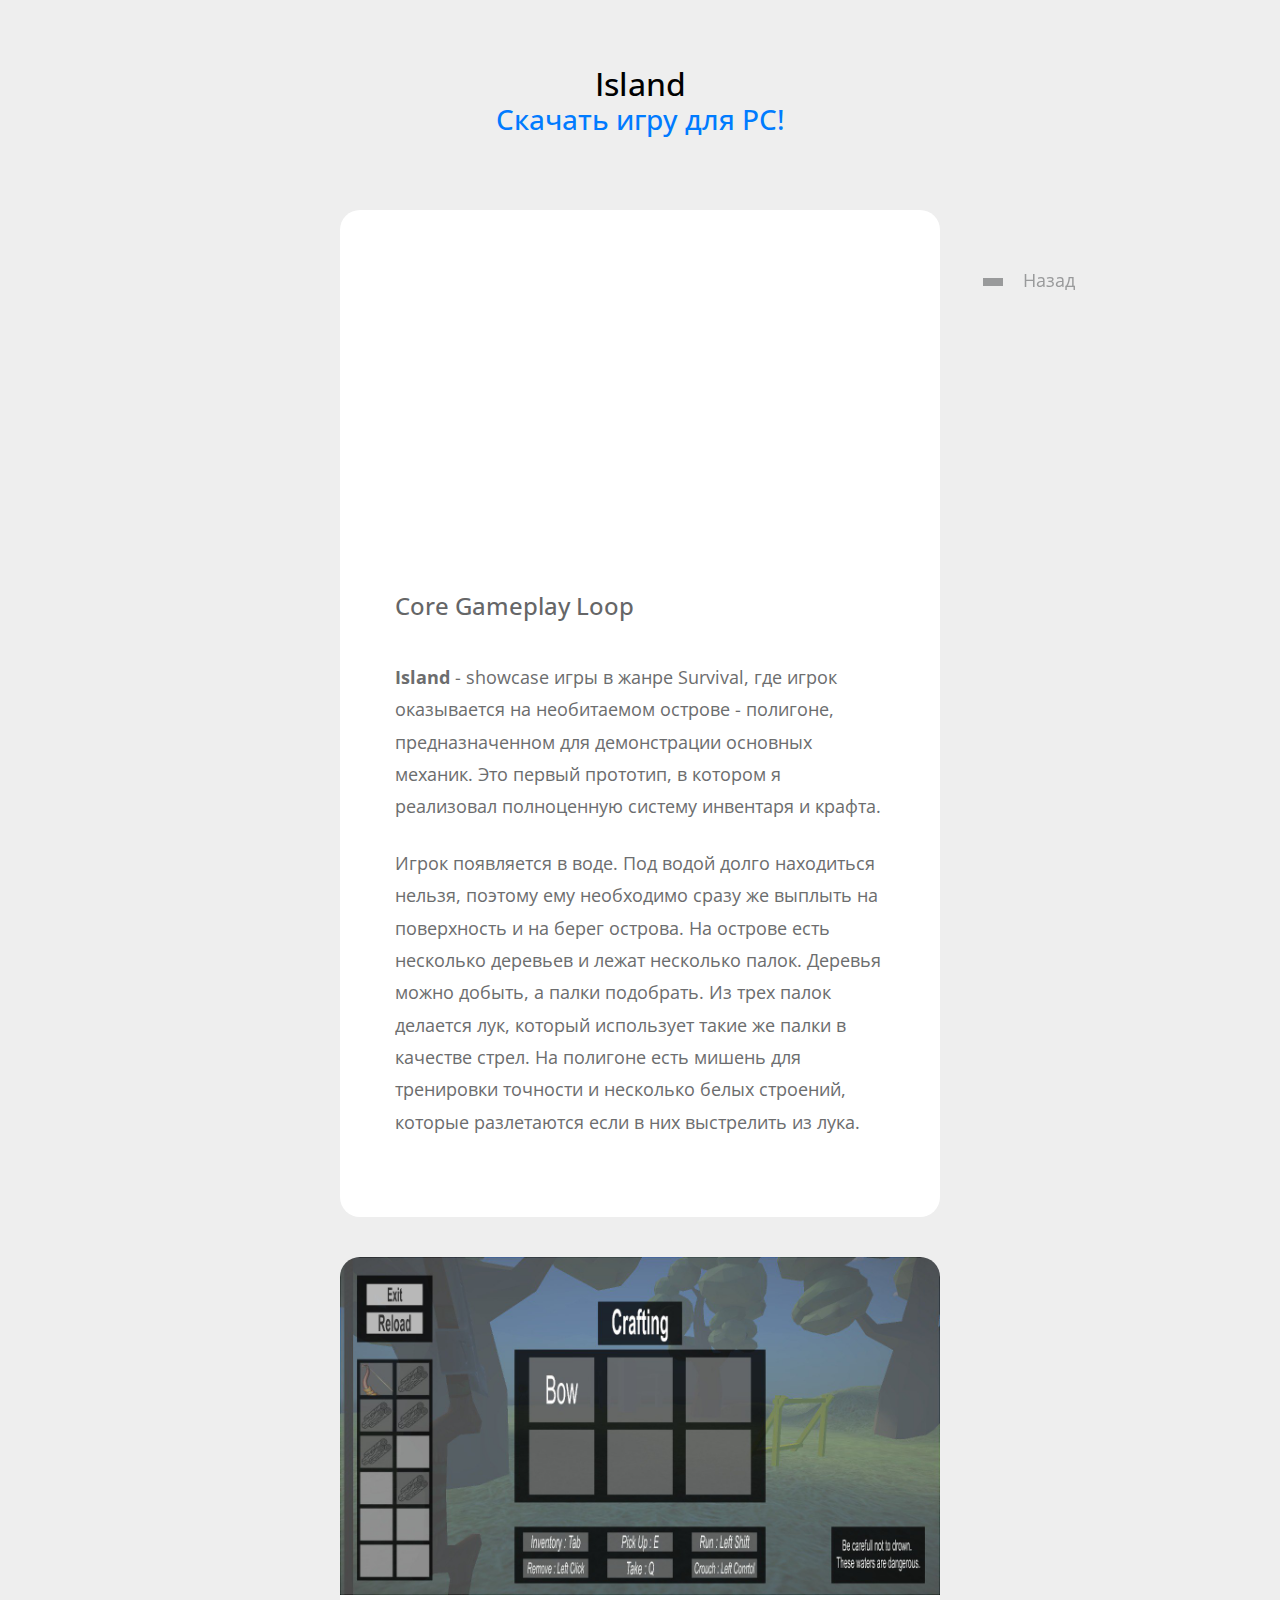
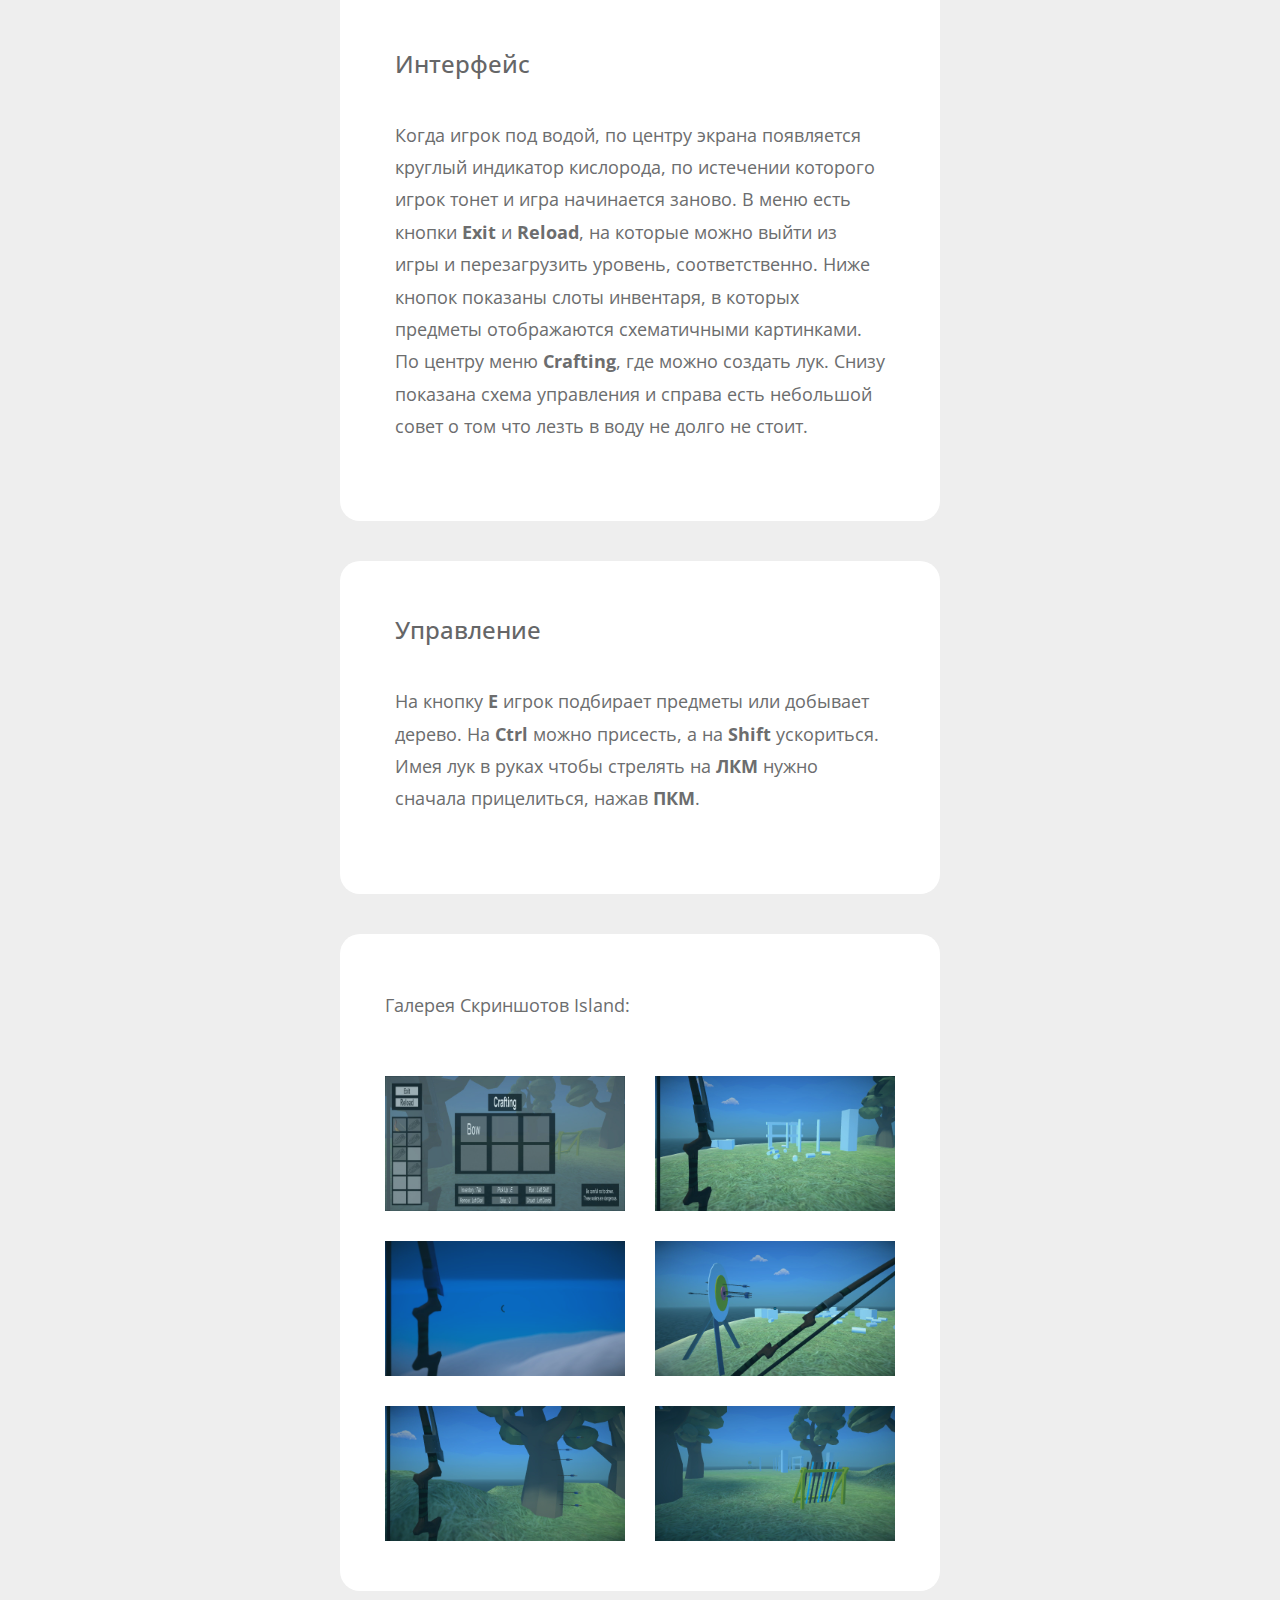
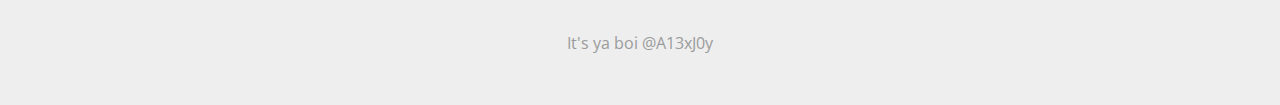
<file: game_island.html>
<!DOCTYPE html>
<html lang="en">
  <head>
    <meta charset="UTF-8" />
    <meta name="viewport" content="width=device-width, initial-scale=1.0" />
    <meta http-equiv="X-UA-Compatible" content="ie=edge" />
    <title>A13xJ0y</title>

    <link
      rel="stylesheet"
      href="https://fonts.googleapis.com/css?family=Open+Sans:400,600"
    />
    <link rel="stylesheet" href="css/bootstrap.min.css" />
    <link rel="stylesheet" href="css/templatemo-style.css" />
    <!-- Magnific Popup core CSS file -->
    <link rel="stylesheet" href="css/magnific-popup.css" />
  </head>

  <body>
    <!-- Header -->
    <div class="tm-page-container mx-auto">
      <header class="tm-header text-center">
        <h1 class="game-title">Island</h1>
        <h3>
          <a href="builds/island.rar" download>Скачать игру для PC!</a>
        </h3>
      </header>

      <!-- First Gameplay video Section -->
      <section class="tm-section">
        <!-- Navigation Bar -->
        <nav class="tm-nav">
          <ul>
            <li>
              <a href="gallery.html"><span class="tm-nav-deco"></span>Назад</a>
            </li>
          </ul>
        </nav>

        <div class="tm-content-container">
          <figure class="mb-0">
            <iframe
              width="100%"
              height="320px"
              src="https://www.youtube.com/embed/OJ4myp348cI?controls=0&mute=1&autoplay=1&playlist=OJ4myp348cI&loop=1"
              title="YouTube video player"
              frameborder="0"
              allow="clipboard-write; encrypted-media; fullscreen"
            ></iframe>
          </figure>
          <div class="tm-content">
            <h2 class="tm-page-title">Core Gameplay Loop</h2>
            <p class="mb-4">
              <strong>Island</strong> - showcase игры в жанре Survival, где
              игрок оказывается на необитаемом острове - полигоне,
              предназначенном для демонстрации основных механик. Это первый
              прототип, в котором я реализовал полноценную систему инвентаря и
              крафта.
            </p>
            <p class="mb-4"></p>

            <p class="mb-4">
              Игрок появляется в воде. Под водой долго находиться нельзя,
              поэтому ему необходимо сразу же выплыть на поверхность и на берег
              острова. На острове есть несколько деревьев и лежат несколько
              палок. Деревья можно добыть, а палки подобрать. Из трех палок
              делается лук, который использует такие же палки в качестве стрел.
              На полигоне есть мишень для тренировки точности и несколько белых
              строений, которые разлетаются если в них выстрелить из лука.
            </p>
          </div>
        </div>
      </section>

      <section class="tm-section">
        <div class="tm-content-container">
          <figure class="mb-0">
            <img
              src="img/island/screenshot_1.jpg"
              alt="Image"
              class="img-fluid tm-img"
            />
          </figure>
          <div class="tm-content">
            <h2 class="tm-page-title">Интерфейс</h2>
            <p class="mb-4">
              Когда игрок под водой, по центру экрана появляется круглый
              индикатор кислорода, по истечении которого игрок тонет и игра
              начинается заново. В меню есть кнопки <strong>Exit</strong> и
              <strong>Reload</strong>, на которые можно выйти из игры и
              перезагрузить уровень, соответственно. Ниже кнопок показаны слоты
              инвентаря, в которых предметы отображаются схематичными
              картинками. По центру меню <strong>Crafting</strong>, где можно
              создать лук. Снизу показана схема управления и справа есть
              небольшой совет о том что лезть в воду не долго не стоит.
            </p>
          </div>
        </div>
      </section>

      <section class="tm-section">
        <div class="tm-content-container">
          <div class="tm-content">
            <h2 class="tm-page-title">Управление</h2>
            <p class="mb-4">
              На кнопку <strong>E</strong> игрок подбирает предметы или добывает
              дерево. На <strong>Ctrl</strong> можно присесть, а на
              <strong>Shift</strong> ускориться. Имея лук в руках чтобы стрелять
              на <strong>ЛКМ</strong> нужно сначала прицелиться, нажав
              <strong>ПКМ</strong>.
            </p>
          </div>
        </div>
      </section>

      <!-- Screenshot section -->
      <div class="tm-section">
        <div class="tm-content-container">
          <div class="tm-content tm-content-2">
            <p>Галерея Скриншотов Island:</p>

            <div class="container-fluid">
              <div class="row tm-gallery" id="tmGallery">
                <div class="col-sm-6 tm-gallery-item">
                  <figure>
                    <img
                      src="img/island/screenshot_1.jpg"
                      alt="Gallery item"
                      class="img-fluid"
                    />
                    <figcaption>
                      <a
                        href="img/island/screenshot_1.jpg"
                        title="Меню и инвентарь."
                      ></a>
                    </figcaption>
                  </figure>
                </div>
                <div class="col-sm-6 tm-gallery-item">
                  <figure>
                    <img
                      src="img/island/screenshot_2.jpg"
                      alt="Gallery item"
                      class="img-fluid"
                    />
                    <figcaption>
                      <a
                        href="img/island/screenshot_2.jpg"
                        title="Белые конструкции с эмуляцией физики."
                      ></a>
                    </figcaption>
                  </figure>
                </div>
                <div class="col-sm-6 tm-gallery-item">
                  <figure>
                    <img
                      src="img/island/screenshot_3.jpg"
                      alt="Gallery item"
                      class="img-fluid"
                    />
                    <figcaption>
                      <a
                        href="img/island/screenshot_3.jpg"
                        title="Игрок под водой."
                      ></a>
                    </figcaption>
                  </figure>
                </div>
                <div class="col-sm-6 tm-gallery-item">
                  <figure>
                    <img
                      src="img/island/screenshot_4.jpg"
                      alt="Gallery item"
                      class="img-fluid"
                    />
                    <figcaption>
                      <a
                        href="img/island/screenshot_4.jpg"
                        title="Мишень со стрелами."
                      ></a>
                    </figcaption>
                  </figure>
                </div>
                <div class="col-sm-6 tm-gallery-item">
                  <figure>
                    <img
                      src="img/island/screenshot_5.jpg"
                      alt="Gallery item"
                      class="img-fluid"
                    />
                    <figcaption>
                      <a
                        href="img/island/screenshot_5.jpg"
                        title="Дерево со стрелами."
                      ></a>
                    </figcaption>
                  </figure>
                </div>
                <div class="col-sm-6 tm-gallery-item">
                  <figure>
                    <img
                      src="img/island/screenshot_6.jpg"
                      alt="Gallery item"
                      class="img-fluid"
                    />
                    <figcaption>
                      <a
                        href="img/island/screenshot_6.jpg"
                        title="Стойка с палками."
                      ></a>
                    </figcaption>
                  </figure>
                </div>
              </div>
            </div>
          </div>
        </div>
      </div>
    </div>

    <footer>
      <span>It's ya boi @A13xJ0y </span>
    </footer>

    <script src="js/jquery-3.4.1.min.js"></script>
    <script src="js/jquery.magnific-popup.min.js"></script>
    <script>
      $(document).ready(function () {
        // Magnific Pop up
        // https://dimsemenov.com/plugins/magnific-popup/
        $(".tm-gallery").magnificPopup({
          delegate: "a", // child items selector, by clicking on it popup will open
          type: "image",
          gallery: {
            enabled: true,
          },
        });
      });
    </script>
  </body>
</html>
</file>
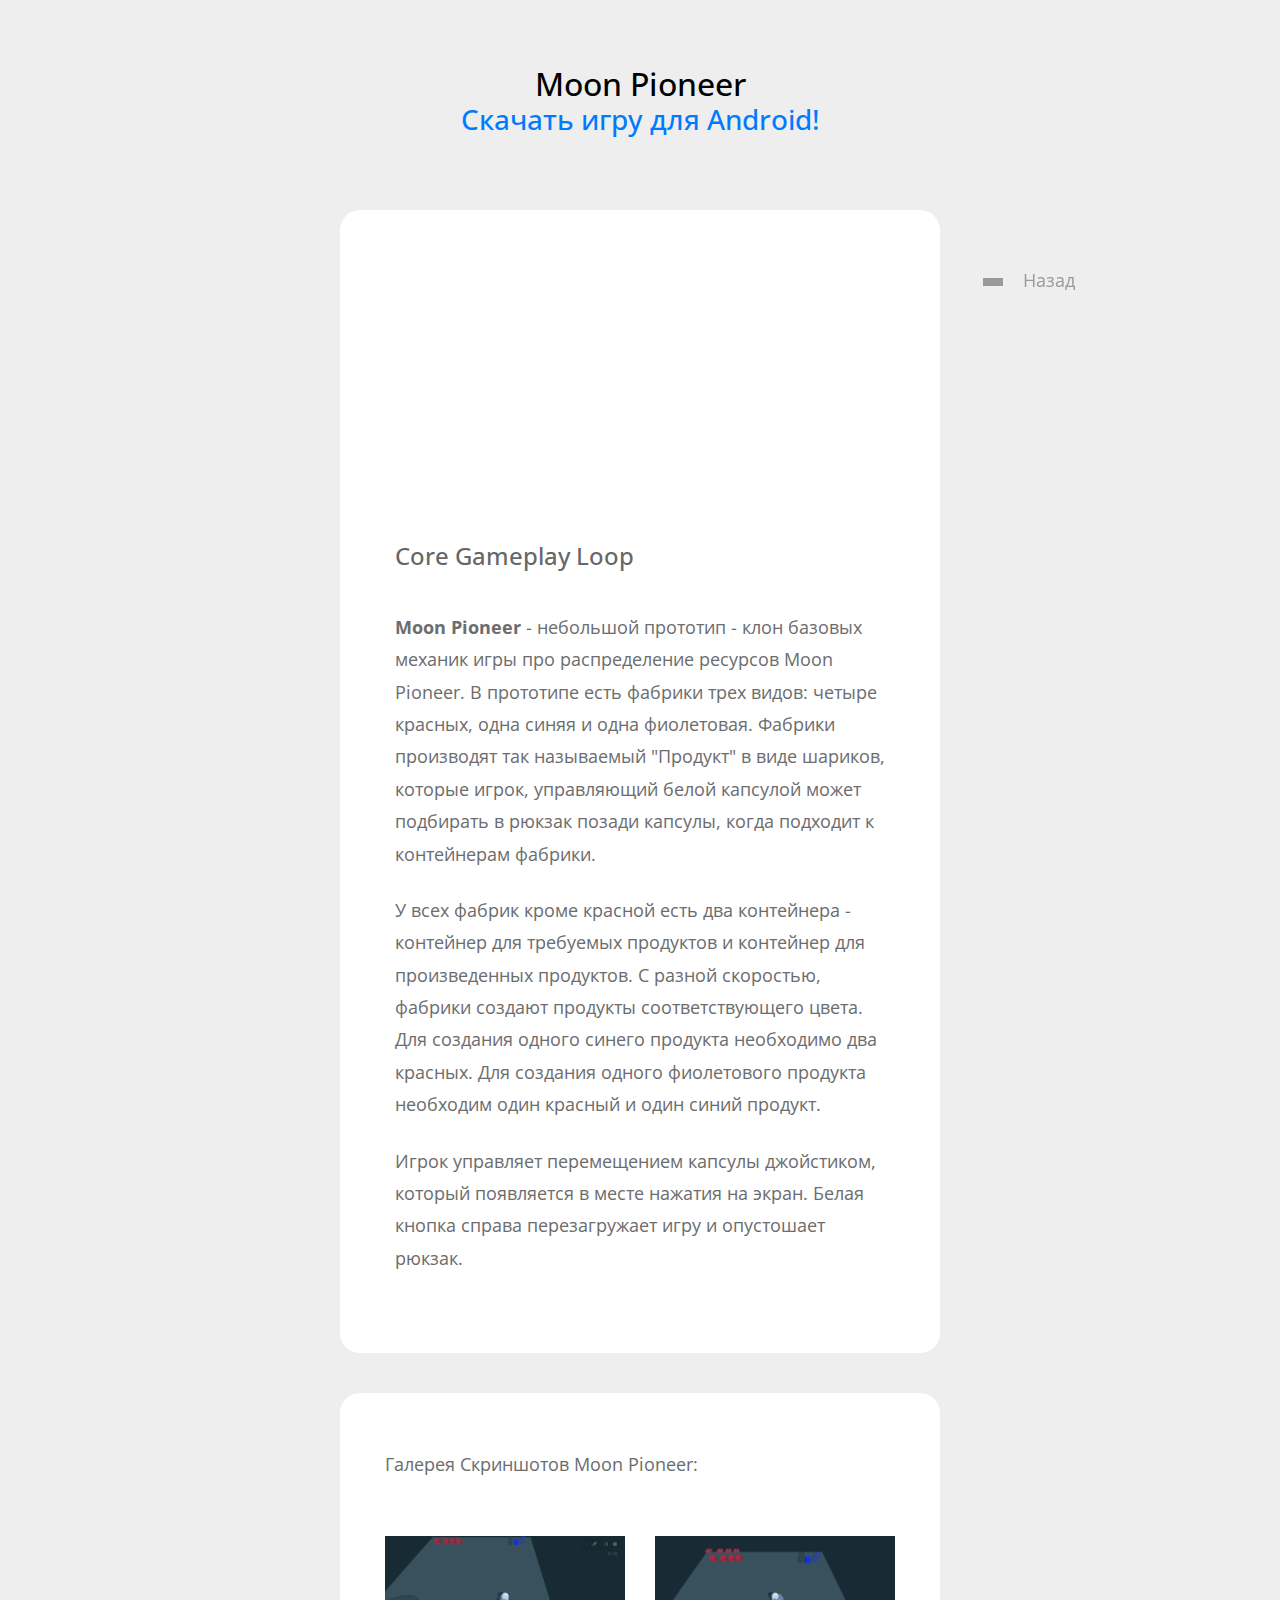
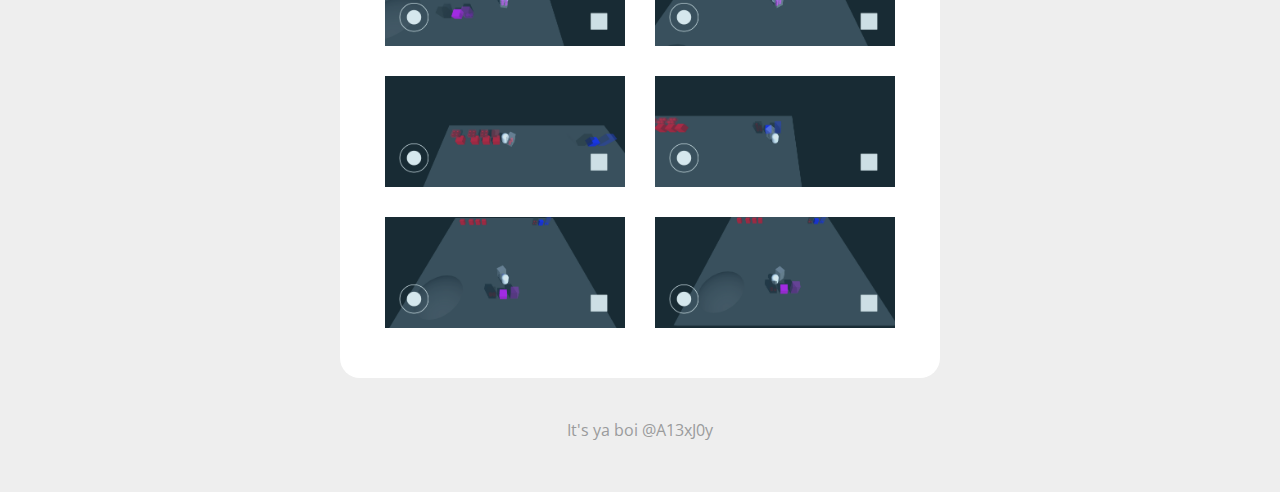
<file: game_moon.html>
<!DOCTYPE html>
<html lang="en">
  <head>
    <meta charset="UTF-8" />
    <meta name="viewport" content="width=device-width, initial-scale=1.0" />
    <meta http-equiv="X-UA-Compatible" content="ie=edge" />
    <title>A13xJ0y</title>

    <link
      rel="stylesheet"
      href="https://fonts.googleapis.com/css?family=Open+Sans:400,600"
    />
    <link rel="stylesheet" href="css/bootstrap.min.css" />
    <link rel="stylesheet" href="css/templatemo-style.css" />
    <!-- Magnific Popup core CSS file -->
    <link rel="stylesheet" href="css/magnific-popup.css" />
  </head>

  <body>
    <!-- Header -->
    <div class="tm-page-container mx-auto">
      <header class="tm-header text-center">
        <h1 class="game-title">Moon Pioneer</h1>
        <h3>
          <a href="builds/mp.apk" download>Скачать игру для Android!</a>
        </h3>
      </header>

      <!-- First Gameplay video Section -->
      <section class="tm-section">
        <!-- Navigation Bar -->
        <nav class="tm-nav">
          <ul>
            <li>
              <a href="gallery.html"><span class="tm-nav-deco"></span>Назад</a>
            </li>
          </ul>
        </nav>

        <div class="tm-content-container">
          <figure class="mb-0">
            <iframe
              width="100%"
              height="270px"
              src="https://www.youtube.com/embed/cMq8STv8_QU?controls=0&mute=1&autoplay=1&playlist=cMq8STv8_QU&loop=1"
              title="YouTube video player"
              frameborder="0"
              allow="clipboard-write; encrypted-media; fullscreen"
            ></iframe>
          </figure>
          <div class="tm-content">
            <h2 class="tm-page-title">Core Gameplay Loop</h2>
            <p class="mb-4">
              <strong> Moon Pioneer</strong> - небольшой прототип - клон базовых
              механик игры про распределение ресурсов Moon Pioneer. В прототипе
              есть фабрики трех видов: четыре красных, одна синяя и одна
              фиолетовая. Фабрики производят так называемый "Продукт" в виде
              шариков, которые игрок, управляющий белой капсулой может подбирать
              в рюкзак позади капсулы, когда подходит к контейнерам фабрики.
            </p>
            <p class="mb-4">
              У всех фабрик кроме красной есть два контейнера - контейнер для
              требуемых продуктов и контейнер для произведенных продуктов. С
              разной скоростью, фабрики создают продукты соответствующего цвета.
              Для создания одного синего продукта необходимо два красных. Для
              создания одного фиолетового продукта необходим один красный и один
              синий продукт.
            </p>

            <p class="mb-4">
              Игрок управляет перемещением капсулы джойстиком, который
              появляется в месте нажатия на экран. Белая кнопка справа
              перезагружает игру и опустошает рюкзак.
            </p>
          </div>
        </div>
      </section>

      <!-- Screenshot section -->
      <div class="tm-section">
        <div class="tm-content-container">
          <div class="tm-content tm-content-2">
            <p>Галерея Скриншотов Moon Pioneer:</p>

            <div class="container-fluid">
              <div class="row tm-gallery" id="tmGallery">
                <div class="col-sm-6 tm-gallery-item">
                  <figure>
                    <img
                      src="img/moon/screenshot_1.jpg"
                      alt="Gallery item"
                      class="img-fluid"
                    />
                    <figcaption>
                      <a
                        href="img/moon/screenshot_1.jpg"
                        title="Игрок с наполненным фиолетовым продуктом рюкзаком."
                      ></a>
                    </figcaption>
                  </figure>
                </div>
                <div class="col-sm-6 tm-gallery-item">
                  <figure>
                    <img
                      src="img/moon/screenshot_2.jpg"
                      alt="Gallery item"
                      class="img-fluid"
                    />
                    <figcaption>
                      <a
                        href="img/moon/screenshot_2.jpg"
                        title="Игрок с наполненным фиолетовым продуктом рюкзаком."
                      ></a>
                    </figcaption>
                  </figure>
                </div>
                <div class="col-sm-6 tm-gallery-item">
                  <figure>
                    <img
                      src="img/moon/screenshot_3.jpg"
                      alt="Gallery item"
                      class="img-fluid"
                    />
                    <figcaption>
                      <a
                        href="img/moon/screenshot_3.jpg"
                        title="Игрок забирает красный продукт с одной из фабрик."
                      ></a>
                    </figcaption>
                  </figure>
                </div>
                <div class="col-sm-6 tm-gallery-item">
                  <figure>
                    <img
                      src="img/moon/screenshot_4.jpg"
                      alt="Gallery item"
                      class="img-fluid"
                    />
                    <figcaption>
                      <a
                        href="img/moon/screenshot_4.jpg"
                        title="Игрок ожидает производство синего продукта."
                      ></a>
                    </figcaption>
                  </figure>
                </div>
                <div class="col-sm-6 tm-gallery-item">
                  <figure>
                    <img
                      src="img/moon/screenshot_5.jpg"
                      alt="Gallery item"
                      class="img-fluid"
                    />
                    <figcaption>
                      <a
                        href="img/moon/screenshot_5.jpg"
                        title="Игрок ожидает производство фиолетового продукта."
                      ></a>
                    </figcaption>
                  </figure>
                </div>
                <div class="col-sm-6 tm-gallery-item">
                  <figure>
                    <img
                      src="img/moon/screenshot_6.jpg"
                      alt="Gallery item"
                      class="img-fluid"
                    />
                    <figcaption>
                      <a
                        href="img/moon/screenshot_6.jpg"
                        title="Игрок ожидает производство фиолетового продукта."
                      ></a>
                    </figcaption>
                  </figure>
                </div>
              </div>
            </div>
          </div>
        </div>
      </div>
    </div>

    <footer>
      <span>It's ya boi @A13xJ0y </span>
    </footer>

    <script src="js/jquery-3.4.1.min.js"></script>
    <script src="js/jquery.magnific-popup.min.js"></script>
    <script>
      $(document).ready(function () {
        // Magnific Pop up
        // https://dimsemenov.com/plugins/magnific-popup/
        $(".tm-gallery").magnificPopup({
          delegate: "a", // child items selector, by clicking on it popup will open
          type: "image",
          gallery: {
            enabled: true,
          },
        });
      });
    </script>
  </body>
</html>
</file>
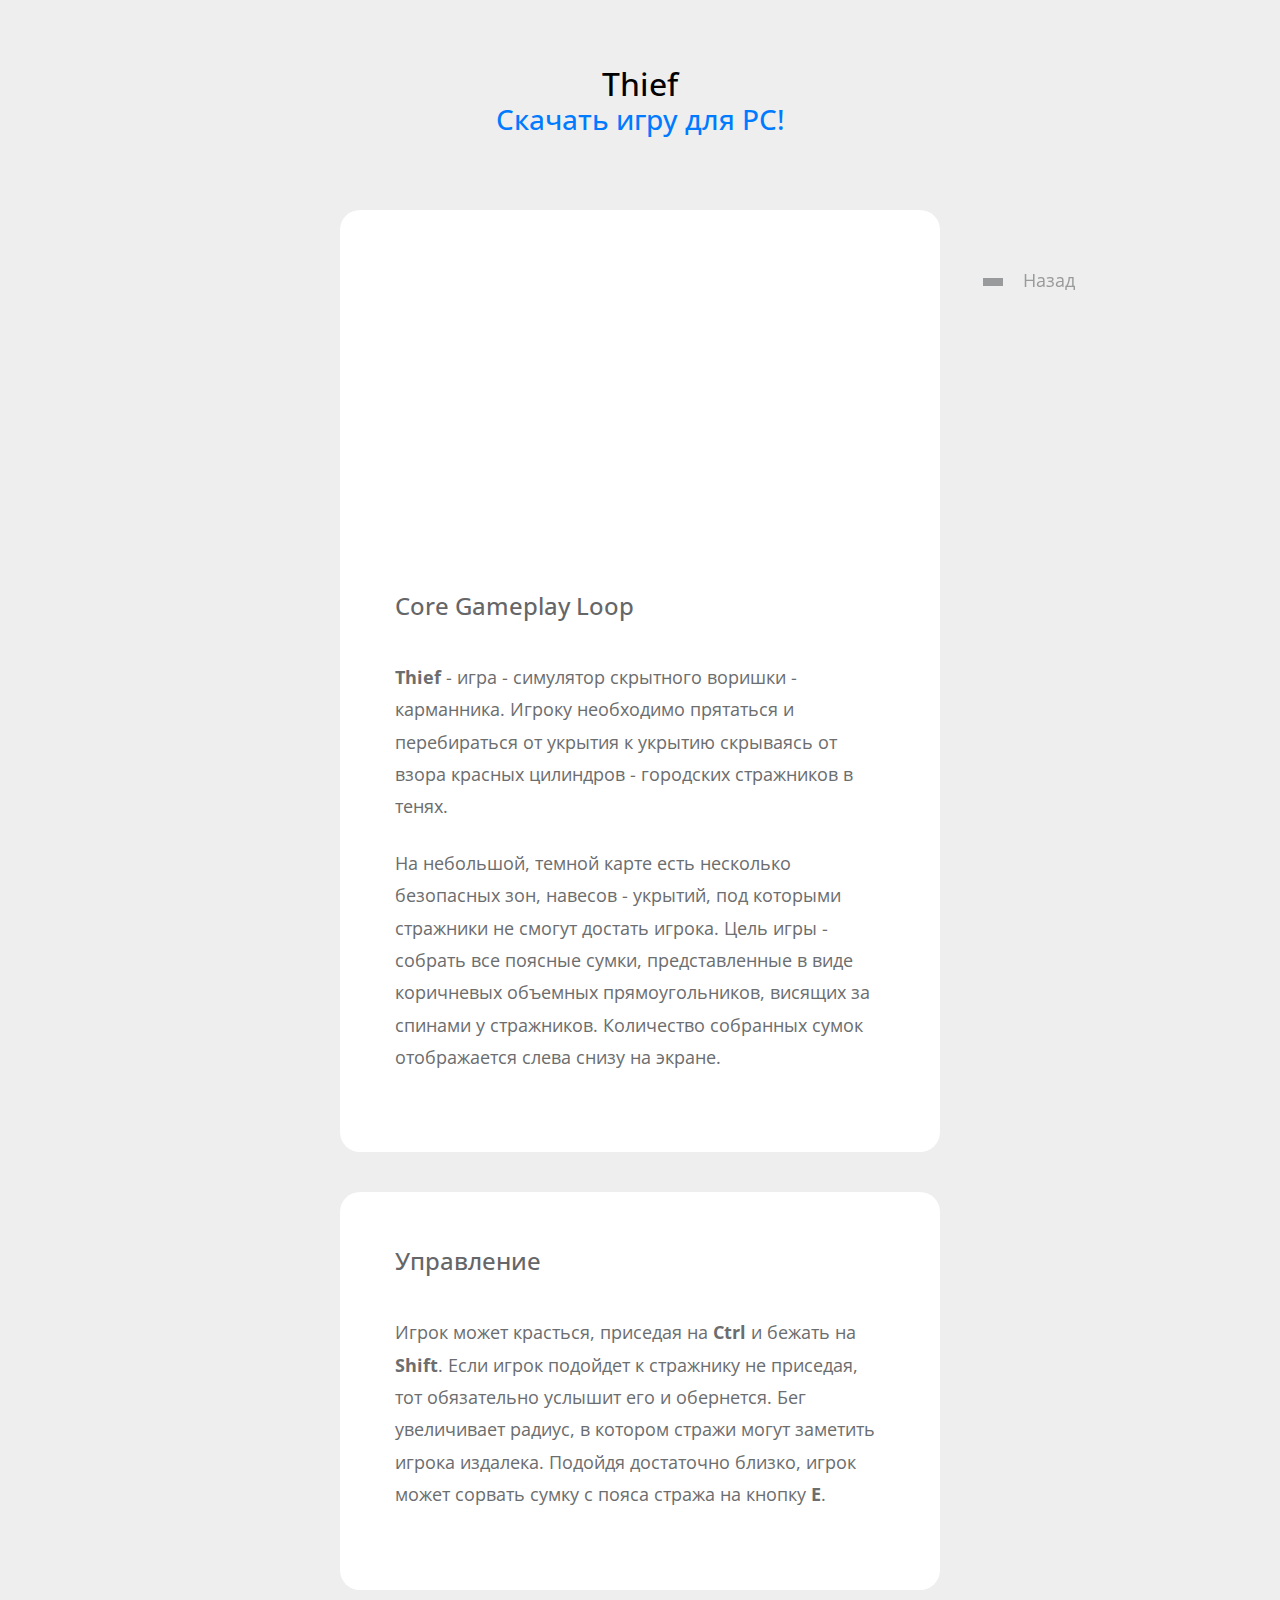
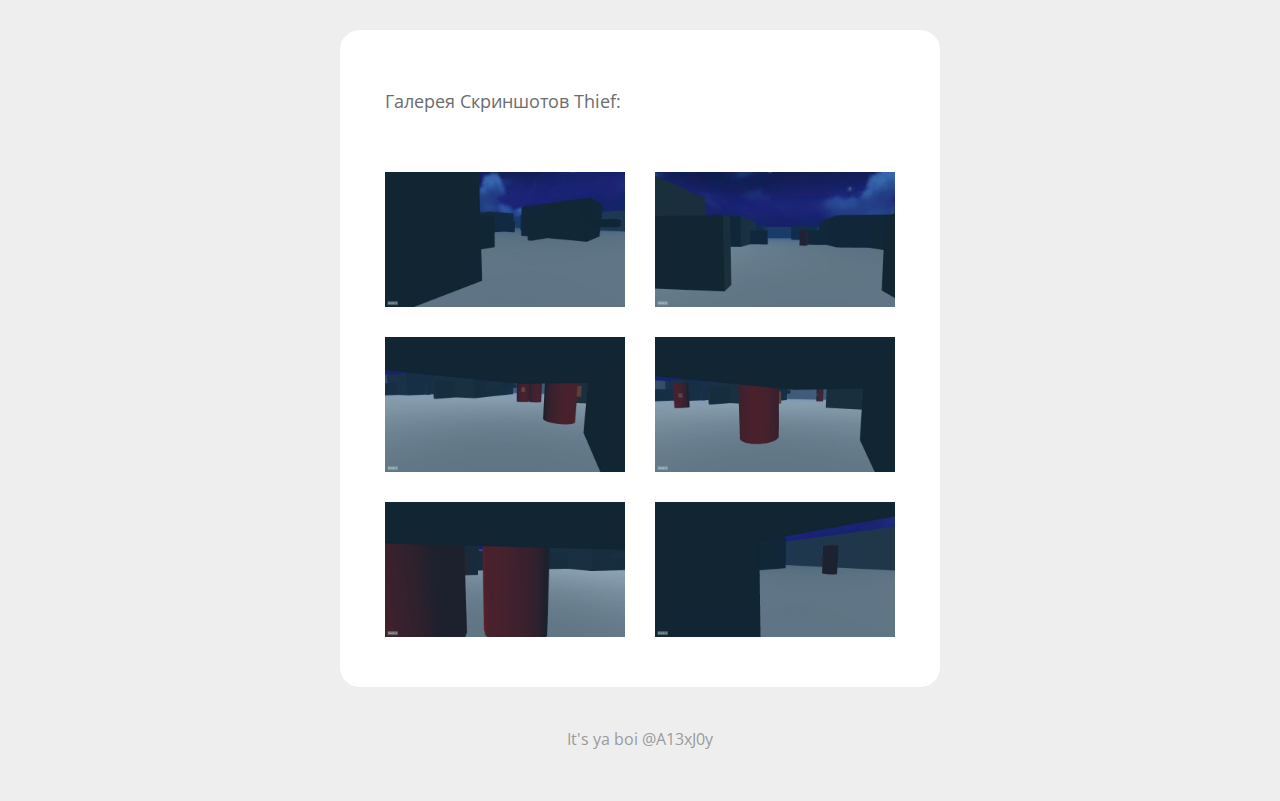
<file: game_thief.html>
<!DOCTYPE html>
<html lang="en">
  <head>
    <meta charset="UTF-8" />
    <meta name="viewport" content="width=device-width, initial-scale=1.0" />
    <meta http-equiv="X-UA-Compatible" content="ie=edge" />
    <title>A13xJ0y</title>

    <link
      rel="stylesheet"
      href="https://fonts.googleapis.com/css?family=Open+Sans:400,600"
    />
    <link rel="stylesheet" href="css/bootstrap.min.css" />
    <link rel="stylesheet" href="css/templatemo-style.css" />
    <!-- Magnific Popup core CSS file -->
    <link rel="stylesheet" href="css/magnific-popup.css" />
  </head>

  <body>
    <!-- Header -->
    <div class="tm-page-container mx-auto">
      <header class="tm-header text-center">
        <h1 class="game-title">Thief</h1>
        <h3>
          <a href="builds/thief.rar" download>Скачать игру для PC!</a>
        </h3>
      </header>

      <!-- First Gameplay video Section -->
      <section class="tm-section">
        <!-- Navigation Bar -->
        <nav class="tm-nav">
          <ul>
            <li>
              <a href="gallery.html"><span class="tm-nav-deco"></span>Назад</a>
            </li>
          </ul>
        </nav>

        <div class="tm-content-container">
          <figure class="mb-0">
            <iframe
              width="100%"
              height="320px"
              src="https://www.youtube.com/embed/q_iLWoMnfYo?controls=0&mute=1&autoplay=1&playlist=q_iLWoMnfYo&loop=1"
              title="YouTube video player"
              frameborder="0"
              allow="clipboard-write; encrypted-media; fullscreen"
            ></iframe>
          </figure>
          <div class="tm-content">
            <h2 class="tm-page-title">Core Gameplay Loop</h2>
            <p class="mb-4">
              <strong> Thief</strong> - игра - симулятор скрытного воришки -
              карманника. Игроку необходимо прятаться и перебираться от укрытия
              к укрытию скрываясь от взора красных цилиндров - городских
              стражников в тенях.
            </p>
            <p class="mb-4">
              На небольшой, темной карте есть несколько безопасных зон, навесов
              - укрытий, под которыми стражники не смогут достать игрока. Цель
              игры - собрать все поясные сумки, представленные в виде коричневых
              объемных прямоугольников, висящих за спинами у стражников.
              Количество собранных сумок отображается слева снизу на экране.
            </p>
          </div>
        </div>
      </section>

      <section class="tm-section">
        <div class="tm-content-container">
          <div class="tm-content">
            <h2 class="tm-page-title">Управление</h2>
            <p class="mb-4">
              Игрок может красться, приседая на <strong> Ctrl </strong>и бежать
              на <strong> Shift</strong>. Если игрок подойдет к стражнику не
              приседая, тот обязательно услышит его и обернется. Бег увеличивает
              радиус, в котором стражи могут заметить игрока издалека. Подойдя
              достаточно близко, игрок может сорвать сумку с пояса стража на
              кнопку <strong> E</strong>.
            </p>
          </div>
        </div>
      </section>

      <!-- Screenshot section -->
      <div class="tm-section">
        <div class="tm-content-container">
          <div class="tm-content tm-content-2">
            <p>Галерея Скриншотов Thief:</p>

            <div class="container-fluid">
              <div class="row tm-gallery" id="tmGallery">
                <div class="col-sm-6 tm-gallery-item">
                  <figure>
                    <img
                      src="img/thief/screenshot_1.jpg"
                      alt="Gallery item"
                      class="img-fluid"
                    />
                    <figcaption>
                      <a
                        href="img/thief/screenshot_1.jpg"
                        title="Пустая аллея, где за каждым углом - стражи."
                      ></a>
                    </figcaption>
                  </figure>
                </div>
                <div class="col-sm-6 tm-gallery-item">
                  <figure>
                    <img
                      src="img/thief/screenshot_2.jpg"
                      alt="Gallery item"
                      class="img-fluid"
                    />
                    <figcaption>
                      <a
                        href="img/thief/screenshot_2.jpg"
                        title="Игрок примечает цель со спины."
                      ></a>
                    </figcaption>
                  </figure>
                </div>
                <div class="col-sm-6 tm-gallery-item">
                  <figure>
                    <img
                      src="img/thief/screenshot_3.jpg"
                      alt="Gallery item"
                      class="img-fluid"
                    />
                    <figcaption>
                      <a
                        href="img/thief/screenshot_3.jpg"
                        title="Вид на трех стражников из укрытия."
                      ></a>
                    </figcaption>
                  </figure>
                </div>
                <div class="col-sm-6 tm-gallery-item">
                  <figure>
                    <img
                      src="img/thief/screenshot_4.jpg"
                      alt="Gallery item"
                      class="img-fluid"
                    />
                    <figcaption>
                      <a
                        href="img/thief/screenshot_4.jpg"
                        title="Стражники в поисках воришки."
                      ></a>
                    </figcaption>
                  </figure>
                </div>
                <div class="col-sm-6 tm-gallery-item">
                  <figure>
                    <img
                      src="img/thief/screenshot_5.jpg"
                      alt="Gallery item"
                      class="img-fluid"
                    />
                    <figcaption>
                      <a
                        href="img/thief/screenshot_5.jpg"
                        title="Двое стражей пытаются достать до игрока в укрытии."
                      ></a>
                    </figcaption>
                  </figure>
                </div>
                <div class="col-sm-6 tm-gallery-item">
                  <figure>
                    <img
                      src="img/thief/screenshot_6.jpg"
                      alt="Gallery item"
                      class="img-fluid"
                    />
                    <figcaption>
                      <a
                        href="img/thief/screenshot_6.jpg"
                        title="Вид на не подозревающего стража из укрытия."
                      ></a>
                    </figcaption>
                  </figure>
                </div>
              </div>
            </div>
          </div>
        </div>
      </div>
    </div>

    <footer>
      <span>It's ya boi @A13xJ0y </span>
    </footer>

    <script src="js/jquery-3.4.1.min.js"></script>
    <script src="js/jquery.magnific-popup.min.js"></script>
    <script>
      $(document).ready(function () {
        // Magnific Pop up
        // https://dimsemenov.com/plugins/magnific-popup/
        $(".tm-gallery").magnificPopup({
          delegate: "a", // child items selector, by clicking on it popup will open
          type: "image",
          gallery: {
            enabled: true,
          },
        });
      });
    </script>
  </body>
</html>
</file>
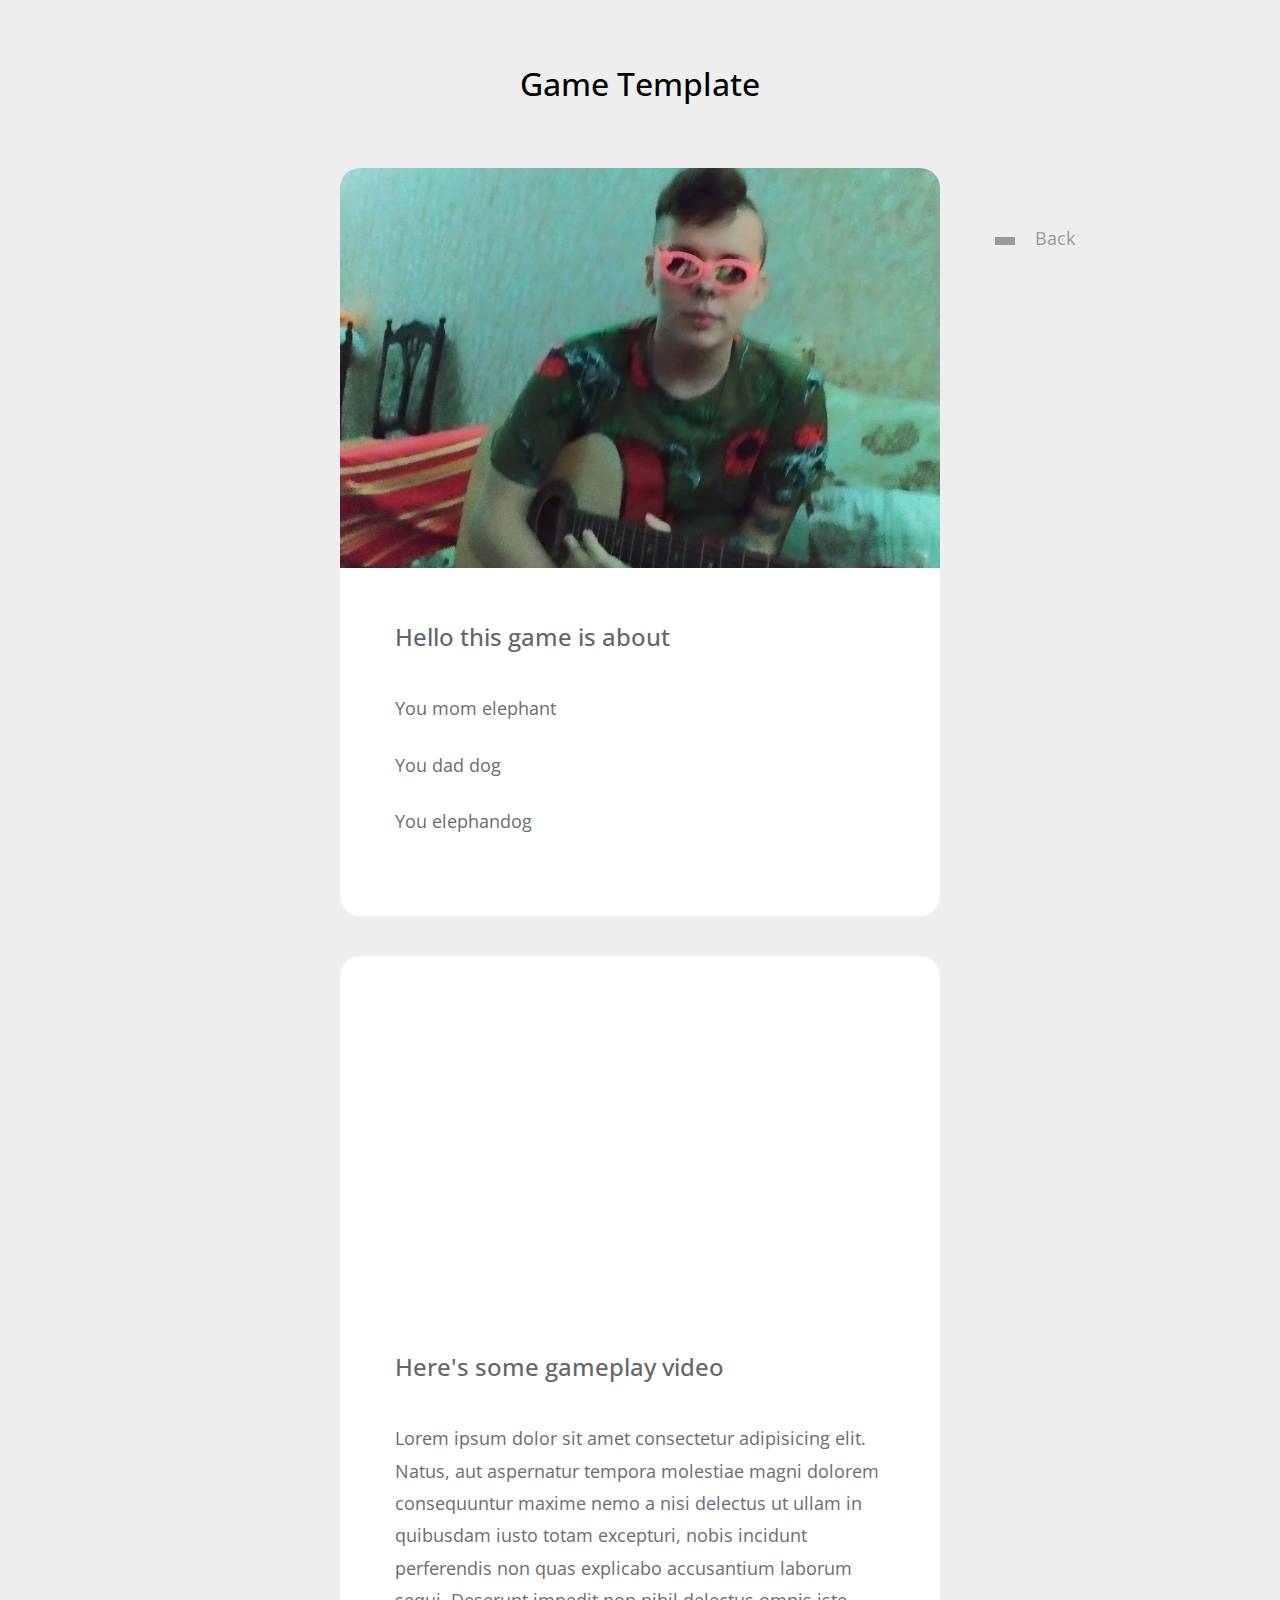
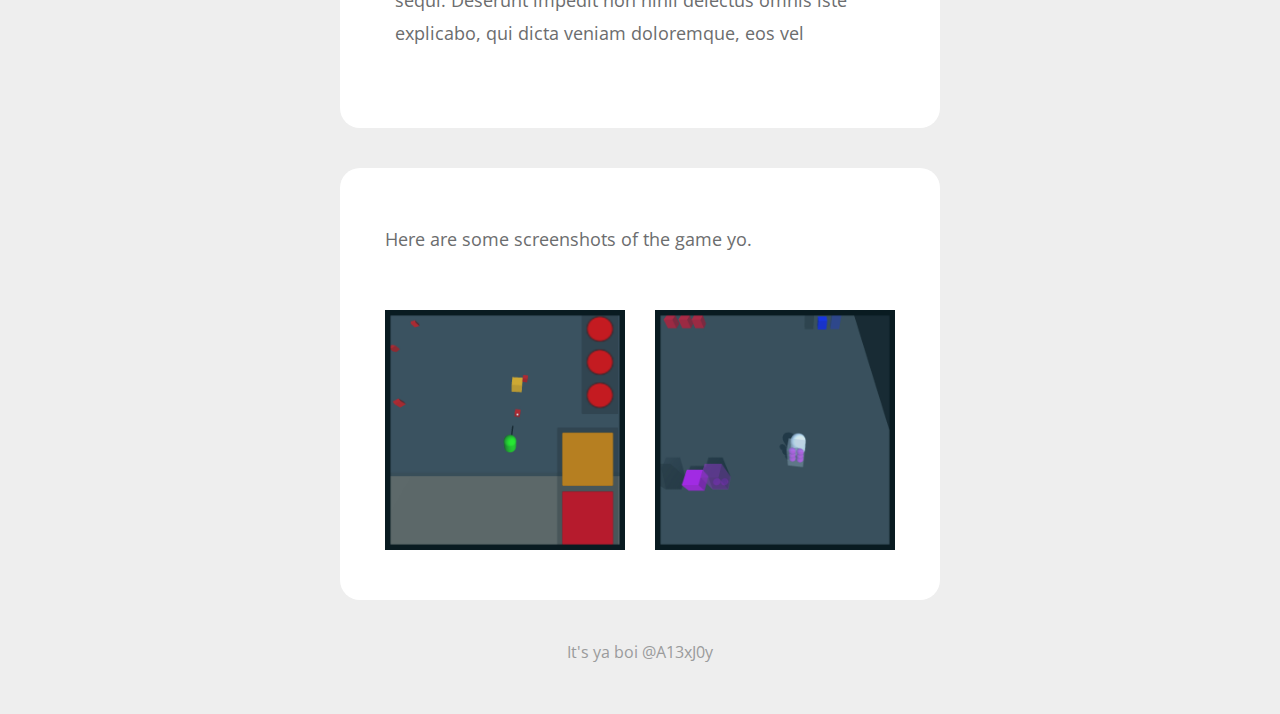
<file: gametemplate.html>
<!DOCTYPE html>
<html lang="en">
  <head>
    <meta charset="UTF-8" />
    <meta name="viewport" content="width=device-width, initial-scale=1.0" />
    <meta http-equiv="X-UA-Compatible" content="ie=edge" />
    <title>Game Template</title>

    <link
      rel="stylesheet"
      href="https://fonts.googleapis.com/css?family=Open+Sans:400,600"
    />
    <link rel="stylesheet" href="css/bootstrap.min.css" />
    <link rel="stylesheet" href="css/templatemo-style.css" />
    <!-- Magnific Popup core CSS file -->
    <link rel="stylesheet" href="css/magnific-popup.css" />
    <!--
Verticard Template
https://templatemo.com/tm-533-verticard
-->
  </head>

  <body>
    <div class="tm-page-container mx-auto">
      <header class="tm-header text-center">
        <h1 class="game-title">Game Template</h1>
      </header>

      <section class="tm-section">
        <nav class="tm-nav">
          <ul>
            <li>
              <a href="gallery.html"><span class="tm-nav-deco"></span>Back</a>
            </li>
          </ul>
        </nav>
        <div class="tm-content-container">
          <figure class="mb-0">
            <img
              src="img/img-2.jpg"
              alt="Image"
              style="width: 100%; height: 400px; object-fit: cover"
              class="img-fluid tm-img"
            />
          </figure>
          <div class="tm-content">
            <h2 class="tm-page-title">Hello this game is about</h2>
            <p class="mb-4">You mom elephant</p>
            <p class="mb-4">You dad dog</p>
            <p class="mb-4">You elephandog</p>
          </div>
        </div>
      </section>

      <section class="tm-section">
        <div class="tm-content-container">
          <figure class="mb-0">
            <iframe
              width="100%"
              height="335px"
              src="https://www.youtube.com/embed/lWjFtvYmTdg?controls=0&mute=1&autoplay=1&playlist=lWjFtvYmTdg&loop=1"
              title="YouTube video player"
              frameborder="0"
              allow="clipboard-write; encrypted-media; fullscreen"
            ></iframe>
          </figure>
          <div class="tm-content">
            <h2 class="tm-page-title">Here's some gameplay video</h2>
            <p class="mb-4">
              Lorem ipsum dolor sit amet consectetur adipisicing elit. Natus,
              aut aspernatur tempora molestiae magni dolorem consequuntur maxime
              nemo a nisi delectus ut ullam in quibusdam iusto totam excepturi,
              nobis incidunt perferendis non quas explicabo accusantium laborum
              sequi. Deserunt impedit non nihil delectus omnis iste explicabo,
              qui dicta veniam doloremque, eos vel
            </p>
          </div>
        </div>
      </section>

      <div class="tm-section">
        <div class="tm-content-container">
          <div class="tm-content tm-content-2">
            <p>Here are some screenshots of the game yo.</p>

            <div class="container-fluid">
              <div class="row tm-gallery" id="tmGallery">
                <div class="col-sm-6 tm-gallery-item">
                  <figure>
                    <img
                      src="img/gallery/gallery-img-01.jpg"
                      alt="Gallery item"
                      class="img-fluid"
                    />
                    <figcaption>
                      <a href="img/gallery/gallery-img-01.jpg"></a>
                    </figcaption>
                  </figure>
                </div>
                <div class="col-sm-6 tm-gallery-item">
                  <figure>
                    <img
                      src="img/gallery/gallery-img-02.jpg"
                      alt="Gallery item"
                      class="img-fluid"
                    />
                    <figcaption>
                      <a href="img/gallery/gallery-img-02.jpg"></a>
                    </figcaption>
                  </figure>
                </div>
              </div>
            </div>
          </div>
        </div>
      </div>
    </div>

    <footer>
      <span>It's ya boi @A13xJ0y </span>
    </footer>

    <script src="js/jquery-3.4.1.min.js"></script>
    <script src="js/jquery.magnific-popup.min.js"></script>
    <script>
      $(document).ready(function () {
        // Magnific Pop up
        // https://dimsemenov.com/plugins/magnific-popup/
        $(".tm-gallery").magnificPopup({
          delegate: "a", // child items selector, by clicking on it popup will open
          type: "image",
          gallery: {
            enabled: true,
          },
        });
      });
    </script>
  </body>
</html>
</file>
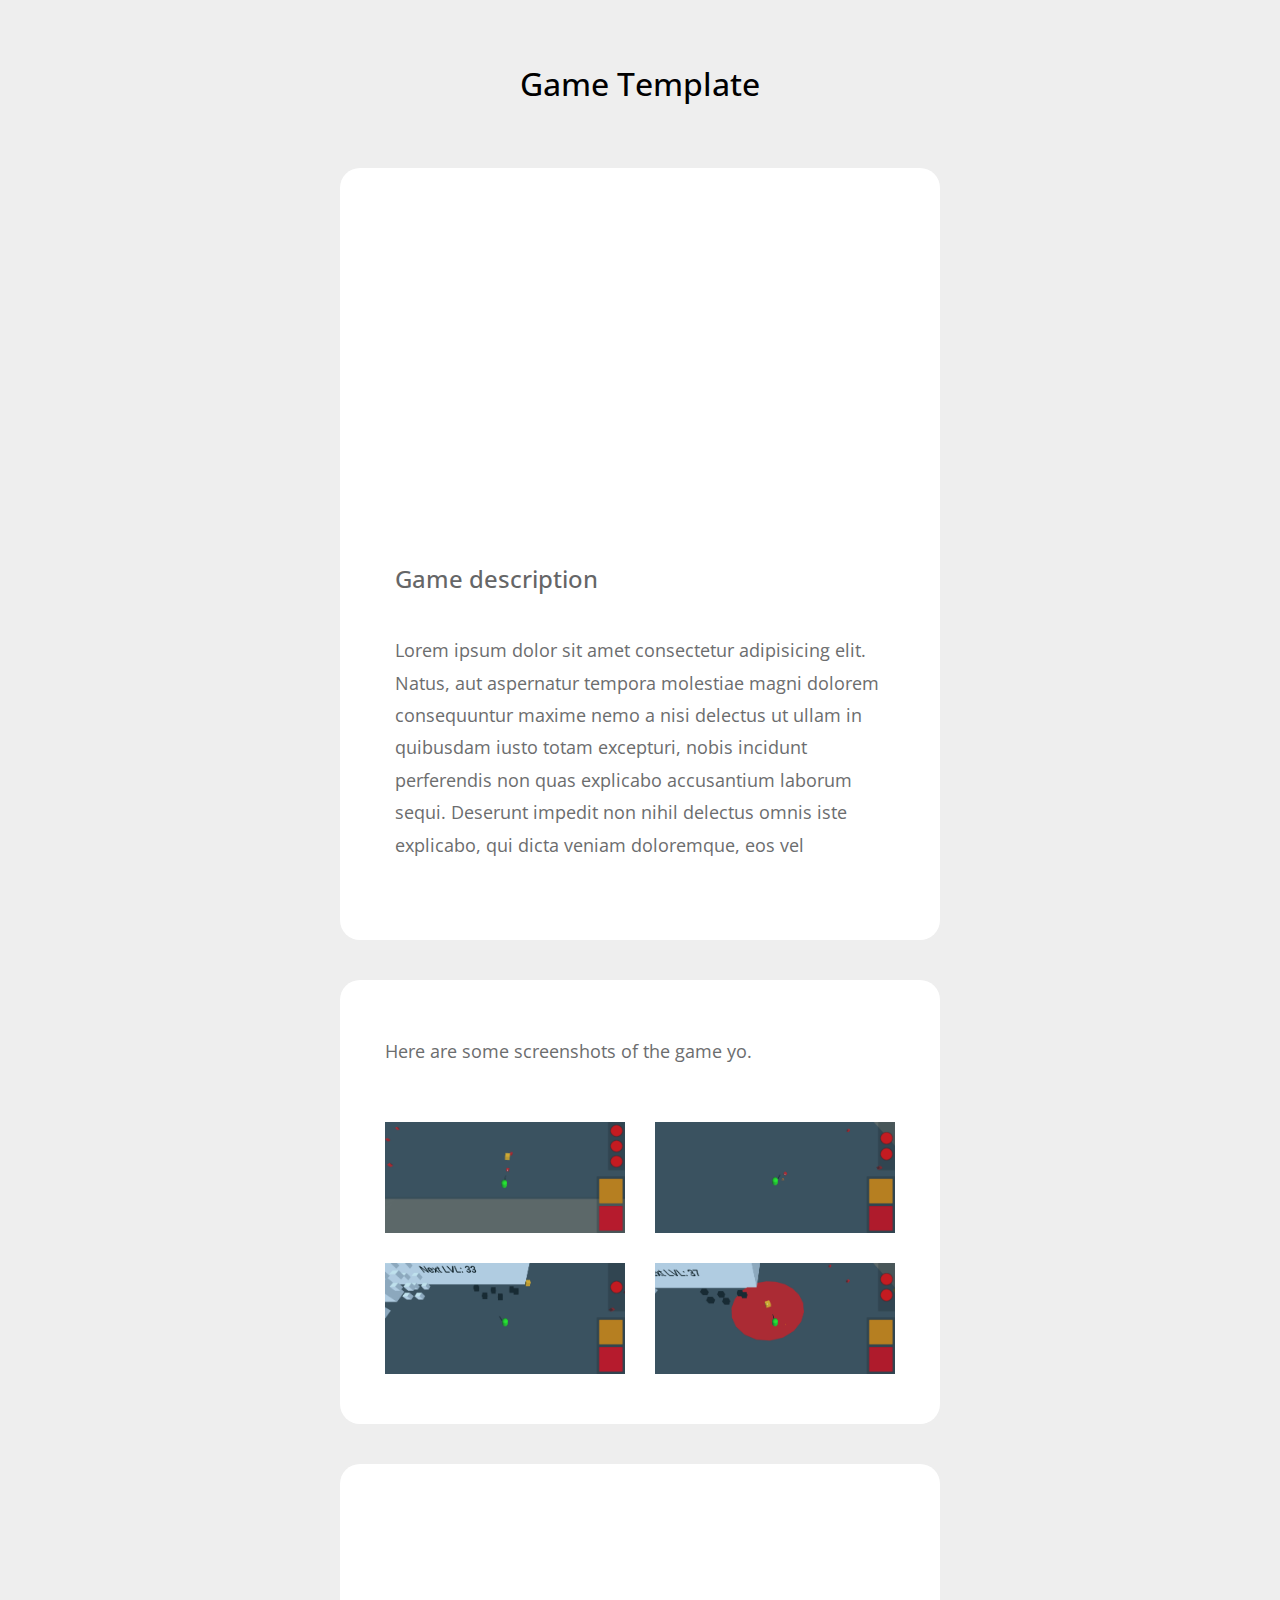
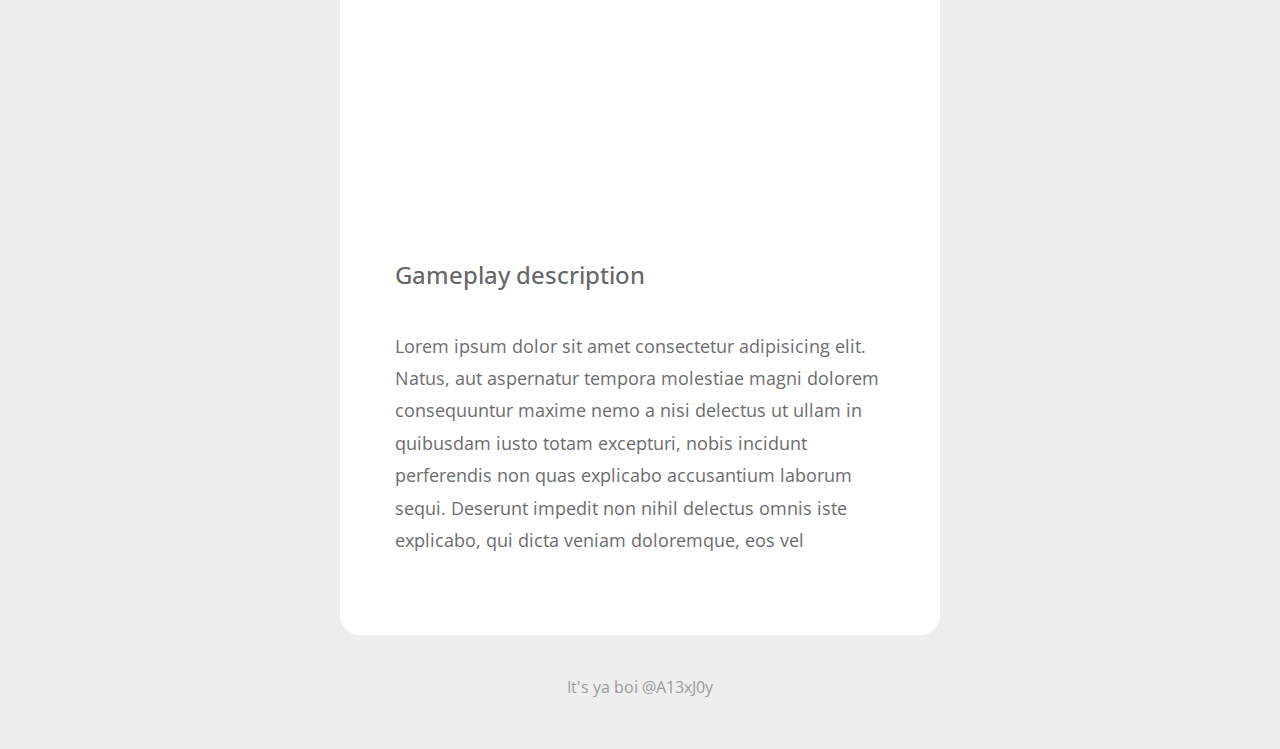
<file: gametemplatenew.html>
<!DOCTYPE html>
<html lang="en">
  <head>
    <meta charset="UTF-8" />
    <meta name="viewport" content="width=device-width, initial-scale=1.0" />
    <meta http-equiv="X-UA-Compatible" content="ie=edge" />
    <title>Game Template</title>

    <link
      rel="stylesheet"
      href="https://fonts.googleapis.com/css?family=Open+Sans:400,600"
    />
    <link rel="stylesheet" href="css/bootstrap.min.css" />
    <link rel="stylesheet" href="css/templatemo-style.css" />
    <!-- Magnific Popup core CSS file -->
    <link rel="stylesheet" href="css/magnific-popup.css" />
    <!--
Verticard Template
https://templatemo.com/tm-533-verticard
-->
  </head>

  <body>
    <!-- Navigation Bar -->
    <div class="tm-page-container mx-auto">
      <header class="tm-header text-center">
        <h1 class="game-title">Game Template</h1>
      </header>

      <!-- First Gameplay video Section -->
      <section class="tm-section">
        <div class="tm-content-container">
          <figure class="mb-0">
            <iframe
              width="100%"
              height="335px"
              src="https://www.youtube.com/embed/5vmW1HLLi_Y?controls=0&mute=1&autoplay=1&playlist=5vmW1HLLi_Y&loop=1"
              title="YouTube video player"
              frameborder="0"
              allow="clipboard-write; encrypted-media; fullscreen"
            ></iframe>
          </figure>
          <div class="tm-content">
            <h2 class="tm-page-title">Game description</h2>
            <p class="mb-4">
              Lorem ipsum dolor sit amet consectetur adipisicing elit. Natus,
              aut aspernatur tempora molestiae magni dolorem consequuntur maxime
              nemo a nisi delectus ut ullam in quibusdam iusto totam excepturi,
              nobis incidunt perferendis non quas explicabo accusantium laborum
              sequi. Deserunt impedit non nihil delectus omnis iste explicabo,
              qui dicta veniam doloremque, eos vel
            </p>
          </div>
        </div>
      </section>

      <!-- Screenshot section -->
      <div class="tm-section">
        <div class="tm-content-container">
          <div class="tm-content tm-content-2">
            <p>Here are some screenshots of the game yo.</p>

            <div class="container-fluid">
              <div class="row tm-gallery" id="tmGallery">
                <div class="col-sm-6 tm-gallery-item">
                  <figure>
                    <img
                      src="img/hns/screenshot_1.jpg"
                      alt="Gallery item"
                      class="img-fluid"
                    />
                    <figcaption>
                      <a href="img/hns/screenshot_1.jpg"></a>
                    </figcaption>
                  </figure>
                </div>
                <div class="col-sm-6 tm-gallery-item">
                  <figure>
                    <img
                      src="img/hns/screenshot_2.jpg"
                      alt="Gallery item"
                      class="img-fluid"
                    />
                    <figcaption>
                      <a href="img/hns/screenshot_2.jpg"></a>
                    </figcaption>
                  </figure>
                </div>
                <div class="col-sm-6 tm-gallery-item">
                  <figure>
                    <img
                      src="img/hns/screenshot_3.jpg"
                      alt="Gallery item"
                      class="img-fluid"
                    />
                    <figcaption>
                      <a href="img/hns/screenshot_3.jpg"></a>
                    </figcaption>
                  </figure>
                </div>
                <div class="col-sm-6 tm-gallery-item">
                  <figure>
                    <img
                      src="img/hns/screenshot_4.jpg"
                      alt="Gallery item"
                      class="img-fluid"
                    />
                    <figcaption>
                      <a href="img/hns/screenshot_4.jpg"></a>
                    </figcaption>
                  </figure>
                </div>
              </div>
            </div>
          </div>
        </div>
      </div>

      <!-- Gameplay video Section -->
      <section class="tm-section">
        <div class="tm-content-container">
          <figure class="mb-0">
            <iframe
              width="100%"
              height="335px"
              src="https://www.youtube.com/embed/A5NIYU-eKjU?controls=0&mute=1&autoplay=1&playlist=A5NIYU-eKjU&loop=1"
              title="YouTube video player"
              frameborder="0"
              allow="clipboard-write; encrypted-media; fullscreen"
            ></iframe>
          </figure>
          <div class="tm-content">
            <h2 class="tm-page-title">Gameplay description</h2>
            <p class="mb-4">
              Lorem ipsum dolor sit amet consectetur adipisicing elit. Natus,
              aut aspernatur tempora molestiae magni dolorem consequuntur maxime
              nemo a nisi delectus ut ullam in quibusdam iusto totam excepturi,
              nobis incidunt perferendis non quas explicabo accusantium laborum
              sequi. Deserunt impedit non nihil delectus omnis iste explicabo,
              qui dicta veniam doloremque, eos vel
            </p>
          </div>
        </div>
      </section>
    </div>

    <footer>
      <span>It's ya boi @A13xJ0y </span>
    </footer>

    <script src="/js/jquery-3.4.1.min.js"></script>
    <script src="/js/jquery.magnific-popup.min.js"></script>
    <script>
      $(document).ready(function () {
        // Magnific Pop up
        // https://dimsemenov.com/plugins/magnific-popup/
        $(".tm-gallery").magnificPopup({
          delegate: "a", // child items selector, by clicking on it popup will open
          type: "image",
          gallery: {
            enabled: true,
          },
        });
      });
    </script>
  </body>
</html>
</file>
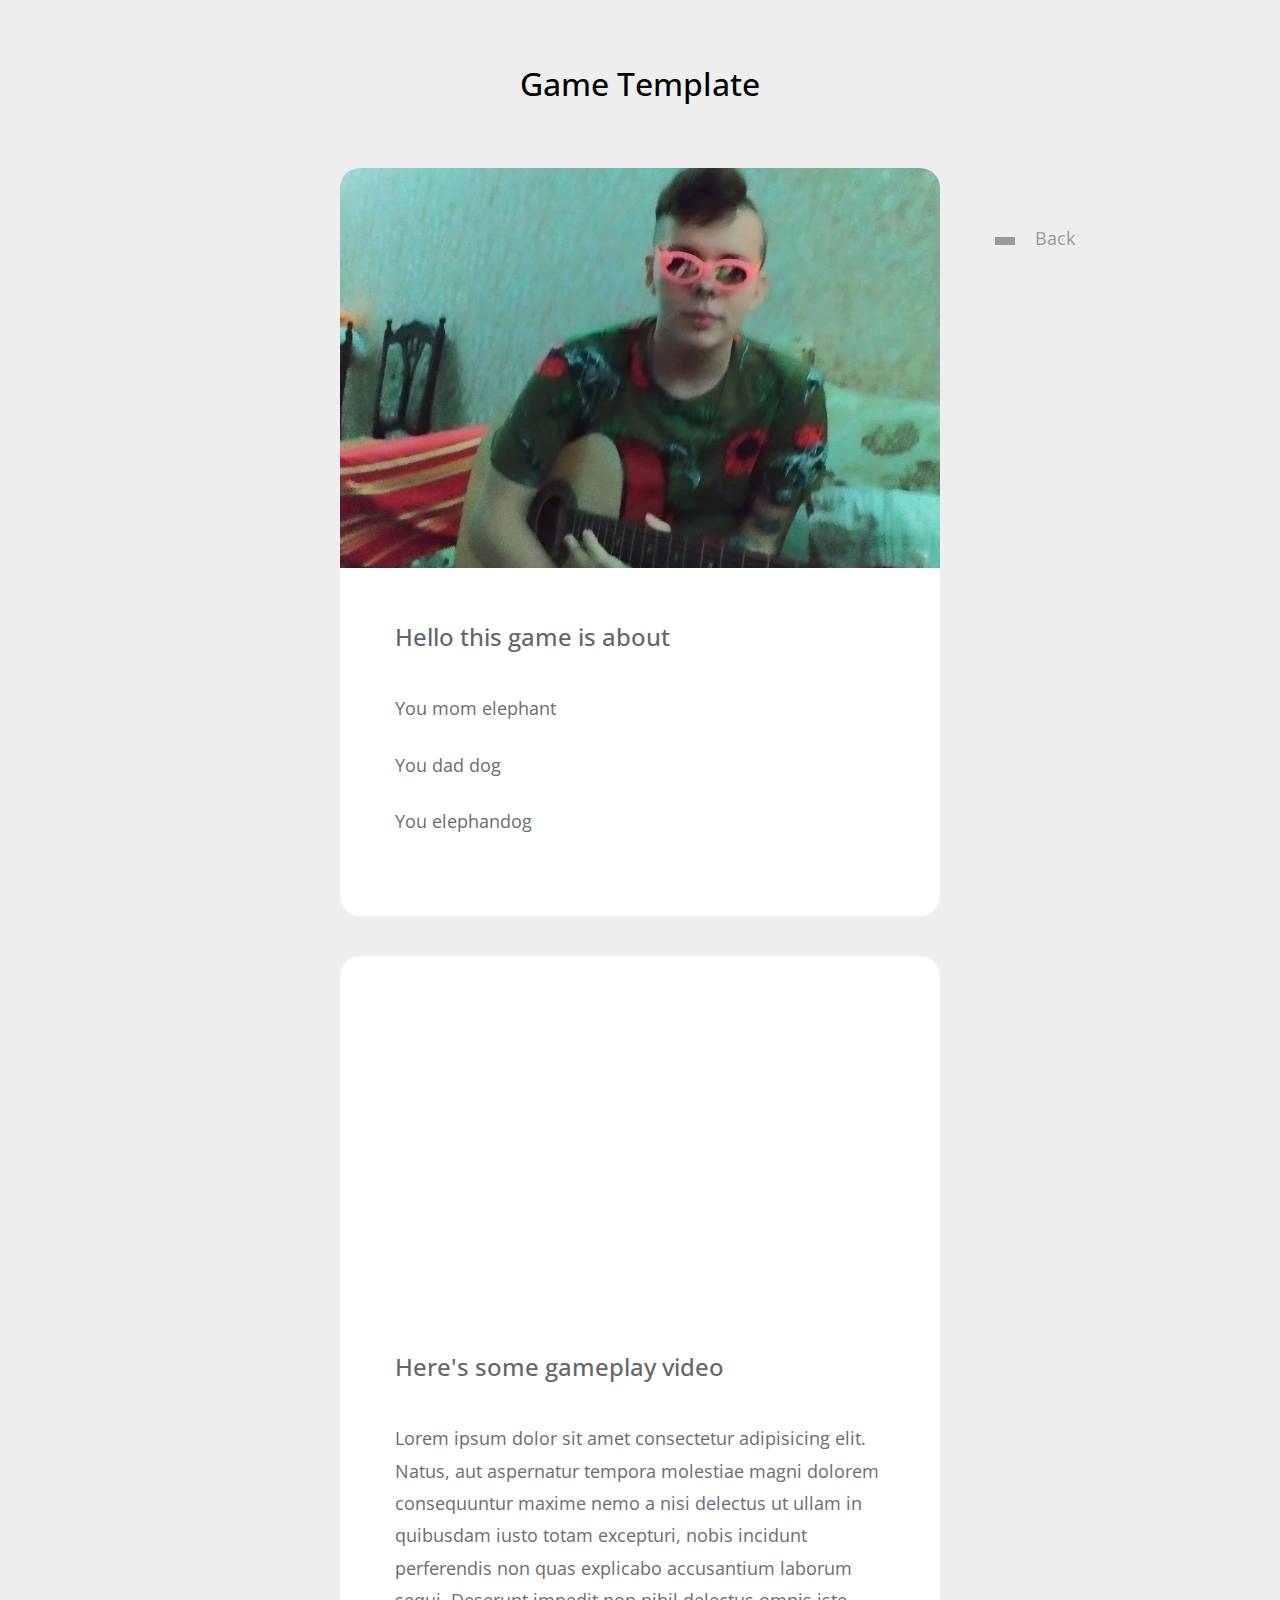
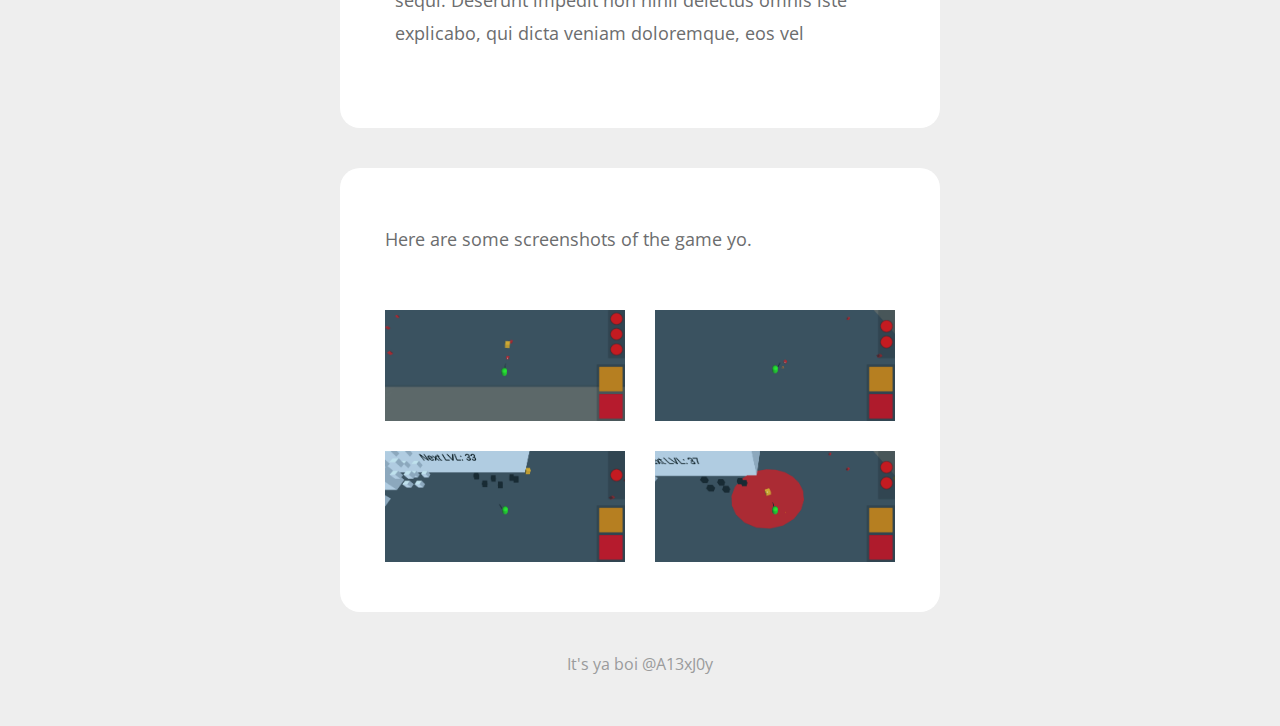
<file: games/hacknslash.html>
<!DOCTYPE html>
<html lang="en">
  <head>
    <meta charset="UTF-8" />
    <meta name="viewport" content="width=device-width, initial-scale=1.0" />
    <meta http-equiv="X-UA-Compatible" content="ie=edge" />
    <title>Game Template</title>

    <link
      rel="stylesheet"
      href="https://fonts.googleapis.com/css?family=Open+Sans:400,600"
    />
    <link rel="stylesheet" href="/css/bootstrap.min.css" />
    <link rel="stylesheet" href="/css/templatemo-style.css" />
    <!-- Magnific Popup core CSS file -->
    <link rel="stylesheet" href="/css/magnific-popup.css" />
    <!--
Verticard Template
https://templatemo.com/tm-533-verticard
-->
  </head>

  <body>
    <div class="tm-page-container mx-auto">
      <header class="tm-header text-center">
        <h1 class="game-title">Game Template</h1>
      </header>

      <section class="tm-section">
        <nav class="tm-nav">
          <ul>
            <li>
              <a href="/gallery.html"><span class="tm-nav-deco"></span>Back</a>
            </li>
          </ul>
        </nav>
        <div class="tm-content-container">
          <figure class="mb-0">
            <img
              src="/img/img-2.jpg"
              alt="Image"
              style="width: 100%; height: 400px; object-fit: cover"
              class="img-fluid tm-img"
            />
          </figure>
          <div class="tm-content">
            <h2 class="tm-page-title">Hello this game is about</h2>
            <p class="mb-4">You mom elephant</p>
            <p class="mb-4">You dad dog</p>
            <p class="mb-4">You elephandog</p>
          </div>
        </div>
      </section>

      <section class="tm-section">
        <div class="tm-content-container">
          <figure class="mb-0">
            <iframe
              width="100%"
              height="335px"
              src="https://www.youtube.com/embed/A5NIYU-eKjU?controls=0&mute=1&autoplay=1&loop=1"
              title="YouTube video player"
              frameborder="0"
              allow="clipboard-write; encrypted-media; fullscreen"
            ></iframe>
          </figure>
          <div class="tm-content">
            <h2 class="tm-page-title">Here's some gameplay video</h2>
            <p class="mb-4">
              Lorem ipsum dolor sit amet consectetur adipisicing elit. Natus,
              aut aspernatur tempora molestiae magni dolorem consequuntur maxime
              nemo a nisi delectus ut ullam in quibusdam iusto totam excepturi,
              nobis incidunt perferendis non quas explicabo accusantium laborum
              sequi. Deserunt impedit non nihil delectus omnis iste explicabo,
              qui dicta veniam doloremque, eos vel
            </p>
          </div>
        </div>
      </section>

      <div class="tm-section">
        <div class="tm-content-container">
          <div class="tm-content tm-content-2">
            <p>Here are some screenshots of the game yo.</p>

            <div class="container-fluid">
              <div class="row tm-gallery" id="tmGallery">
                <div class="col-sm-6 tm-gallery-item">
                  <figure>
                    <img
                      src="/img/Hacknslash Showcase/screenshot_1.jpg"
                      alt="Gallery item"
                      class="img-fluid"
                    />
                    <figcaption>
                      <a href="/img/Hacknslash Showcase/screenshot_1.jpg"></a>
                    </figcaption>
                  </figure>
                </div>
                <div class="col-sm-6 tm-gallery-item">
                  <figure>
                    <img
                      src="/img/Hacknslash Showcase/screenshot_2.jpg"
                      alt="Gallery item"
                      class="img-fluid"
                    />
                    <figcaption>
                      <a href="/img/Hacknslash Showcase/screenshot_2.jpg"></a>
                    </figcaption>
                  </figure>
                </div>
                <div class="col-sm-6 tm-gallery-item">
                  <figure>
                    <img
                      src="/img/Hacknslash Showcase/screenshot_3.jpg"
                      alt="Gallery item"
                      class="img-fluid"
                    />
                    <figcaption>
                      <a href="/img/Hacknslash Showcase/screenshot_3.jpg"></a>
                    </figcaption>
                  </figure>
                </div>
                <div class="col-sm-6 tm-gallery-item">
                  <figure>
                    <img
                      src="/img/Hacknslash Showcase/screenshot_4.jpg"
                      alt="Gallery item"
                      class="img-fluid"
                    />
                    <figcaption>
                      <a href="/img/Hacknslash Showcase/screenshot_4.jpg"></a>
                    </figcaption>
                  </figure>
                </div>
              </div>
            </div>
          </div>
        </div>
      </div>
    </div>

    <footer>
      <span>It's ya boi @A13xJ0y </span>
    </footer>

    <script src="/js/jquery-3.4.1.min.js"></script>
    <script src="/js/jquery.magnific-popup.min.js"></script>
    <script>
      $(document).ready(function () {
        // Magnific Pop up
        // https://dimsemenov.com/plugins/magnific-popup/
        $(".tm-gallery").magnificPopup({
          delegate: "a", // child items selector, by clicking on it popup will open
          type: "image",
          gallery: {
            enabled: true,
          },
        });
      });
    </script>
  </body>
</html>
</file>
<file: css/templatemo-style.css>
body {
  font-family: "Open Sans", Arial, Helvetica, sans-serif;
  font-size: 18px;
  font-weight: 400;
  overflow-x: hidden;
  background-color: #eeeeee;
  color: #6C6D6E;
}

a {
  transition: all 0.3s ease;
}

a:hover,
a:focus {
  text-decoration: none;
}

p {
  line-height: 1.8;
}

.image-grid {
	--gap: 16px;
	--num-cols: 2;
	--row-height: 225px;

	box-sizing: border-box;

	display: grid;
	grid-template-columns: repeat(var(--num-cols), 1fr);
	grid-auto-rows: var(--row-height);
	gap: var(--gap);
}

.image-grid>a {
	margin: auto;
	width: 75%;
	object-fit: cover;
}
.image-grid>a>img {
	margin: auto;
	width: 100%;
	object-fit: cover;
}

.tm-primary-color {
  color: #61AEAE;
}

.tm-secondary-color {
  color: #0099CC;
}


.tm-page-container {
  max-width: 600px;
  width: 100%;  
}

.tm-section {
  margin-bottom: 40px;
  position: relative;
}

.tm-content-container {      
  border-radius: 20px;
  background-color: white;
}

.tm-nav {
  position: absolute;
  right: -150px;
  top: 45px;
}

.tm-nav > ul > li {
  list-style: none;
}

.tm-nav > ul > li > a {
  display: block;
  padding: 12px 15px;
  color: #999A9B;
}

.tm-nav > ul > li.active > a,
.tm-nav > ul > li > a:hover,
.tm-nav > ul > li > a:focus {
  color: #0299CC;
}

.tm-nav-deco {
  display: inline-block;
  width: 20px;
  height: 8px;
  background-color: #999A9B;
  vertical-align: middle;
  margin-right: 20px;
}

.tm-nav > ul > li.active > a > .tm-nav-deco,
.tm-nav > ul > li:hover > a > .tm-nav-deco
 {
  background-color: #0299CC;
}

.tm-content {  
  padding: 55px;
}

.tm-header {
  padding: 65px 15px;
}

.tm-title {
  font-size: 2rem;
  color: #626364;
}

.tm-page-title {
  font-size: 1.5rem;
  margin-bottom: 40px;
  color: #656667;
}

.game-title {
	font-size: 2rem;
  margin-bottom: 0px;
  color: #000000;
}

.tm-img {
  border-top-left-radius: 20px;
  border-top-right-radius: 20px;  
}

iframe {
	border-top-left-radius: 20px;
	border-top-right-radius: 20px;  
  }

footer {
  font-size: 1rem;
  display: flex;
  justify-content: center;
  padding-bottom: 50px;
  color: #9A9B9C;
}

.tm-footer-link {
  color: #9A9B9C;
}

/* 
  Gallery Item Hover Effect
  https://tympanus.net/codrops/2014/06/19/ideas-for-subtle-hover-effects/
*/

/* Common style */
.tm-gallery-item figure {
	position: relative;	
	overflow: hidden;
	margin-bottom: 0;
	background: #3085a3;
	text-align: center;
	cursor: pointer;
}

.tm-gallery-item figure img {
	position: relative;
	display: block;
	min-height: 100%;
	max-width: 100%;
	opacity: 0.8;
}

.tm-gallery-item figure figcaption {
	color: #fff;
	text-transform: uppercase;
	font-size: 1.25em;
	-webkit-backface-visibility: hidden;
	backface-visibility: hidden;
}

.tm-gallery-item figure figcaption::before,
.tm-gallery-item figure figcaption::after {
	pointer-events: none;
}

.tm-gallery-item figure figcaption,
.tm-gallery-item figure figcaption > a {
	position: absolute;
	top: 0;
	left: 0;
	width: 100%;
	height: 100%;
}

/* Anchor will cover the whole item by default */
/* For some effects it will show as a button */
.tm-gallery-item figure figcaption > a {
	z-index: 1000;
	text-indent: 200%;
	white-space: nowrap;
	font-size: 0;
	opacity: 0;
}

.tm-gallery-item figure h2 {
	word-spacing: -0.15em;
	font-weight: 300;
}

.tm-gallery-item figure h2 span {	font-weight: 800; }

.tm-gallery-item figure h2,
.tm-gallery-item figure p {
	margin: 0;
}

.tm-gallery-item figure p {
	letter-spacing: 1px;
	font-size: 60.5%;
	max-width: 200px;
	margin: 0 auto;
}

/*---------------*/
/***** Bubba *****/
/*---------------*/

figure.effect-bubba {	background: #9e5406; }

figure.effect-bubba img {
	opacity: 1;
	-webkit-transition: opacity 0.35s;
	transition: opacity 0.35s;
}

figure.effect-bubba:hover img {
	opacity: 0.4;
}

figure.effect-bubba figcaption::before,
figure.effect-bubba figcaption::after {
	position: absolute;
	top: 15px;
	right: 15px;
	bottom: 15px;
	left: 15px;
	content: '';
	opacity: 0;
	-webkit-transition: opacity 0.35s, -webkit-transform 0.35s;
	transition: opacity 0.35s, transform 0.35s;
}

figure.effect-bubba figcaption::before {
	border-top: 1px solid #fff;
	border-bottom: 1px solid #fff;
	-webkit-transform: scale(0,1);
	transform: scale(0,1);
}

figure.effect-bubba figcaption::after {
	border-right: 1px solid #fff;
	border-left: 1px solid #fff;
	-webkit-transform: scale(1,0);
	transform: scale(1,0);
}

figure.effect-bubba h2 {
	font-size: 1.4rem;	
	-webkit-transition: -webkit-transform 0.35s;
	transition: transform 0.35s;
	-webkit-transform: translate3d(0,-5px,0);
	transform: translate3d(0,-5px,0);
	opacity: 0;
}

figure.effect-bubba p {
	width: 100%;
	padding: 10px;
	opacity: 0;
	-webkit-transition: opacity 0.35s, -webkit-transform 0.35s;
	transition: opacity 0.35s, transform 0.35s;
	-webkit-transform: translate3d(0,20px,0);
	transform: translate3d(0,20px,0);
}

figure.effect-bubba:hover figcaption::before,
figure.effect-bubba:hover figcaption::after {
	opacity: 1;
	-webkit-transform: scale(1);
	transform: scale(1);
}

figure.effect-bubba:hover h2,
figure.effect-bubba:hover p {
	opacity: 1;
	-webkit-transform: translate3d(0,0,0);
	transform: translate3d(0,0,0);
}

.tm-gallery {
  margin-top: 40px;
  margin-left: -30px;
  margin-right: -30px;
  margin-bottom: -20px;
}

.tm-gallery-item {
	margin-top: 15px;
	margin-bottom: 15px;
	max-width: 270px;
}

.tm-content-2 {
	padding-left: 45px;
	padding-right: 45px;
}

figcaption {
	display: flex;
	flex-direction: column;
	align-items: center;
	justify-content: center;
}

.tm-img-overlay-wrap {
	position: relative;
	min-height: 280px;
	background-image: url(../img/contact.jpg);
	background-repeat: no-repeat;
	background-size: cover;
	border-top-left-radius: 20px;
	border-top-right-radius: 20px;
}

.tm-img-overlay {
	border-top-left-radius: 20px;
	border-top-right-radius: 20px;
	position: absolute;
	top: 0;
	left: 0;
	width: 100%;
	height: 100%;
	background-color: rgba(0,0,0,0.5);
}

.tm-img-overlay-text {
	position: relative;
	z-index: 1000;
}

.tm-contact-form {
	max-width: 380px;
}

.form-group {
	margin-bottom: 35px;
}

.btn {
	font-size: 1.1rem;
	padding: 10px 35px;
	border: none;
}

.btn-primary {
	background-color: #9999CC;
}

.btn-primary:hover,
.btn-primary:focus {
	background-color: #9a9afc;
}

.tm-small {
	font-size: 90%;
}

@media (max-width: 945px) {
  .tm-nav {
    position: static;
  }

  .tm-page-container {
    padding-left: 15px;
    padding-right: 15px;
  }
}

@media (max-width: 575px) {
	.tm-gallery-item {
		max-width: 100%;
		height: auto;
	}
}

@media (max-width: 480px) {
  footer {
    display: block;
  }

  footer span {
    display: block;
    padding: 15px;
  }
}
</file>
